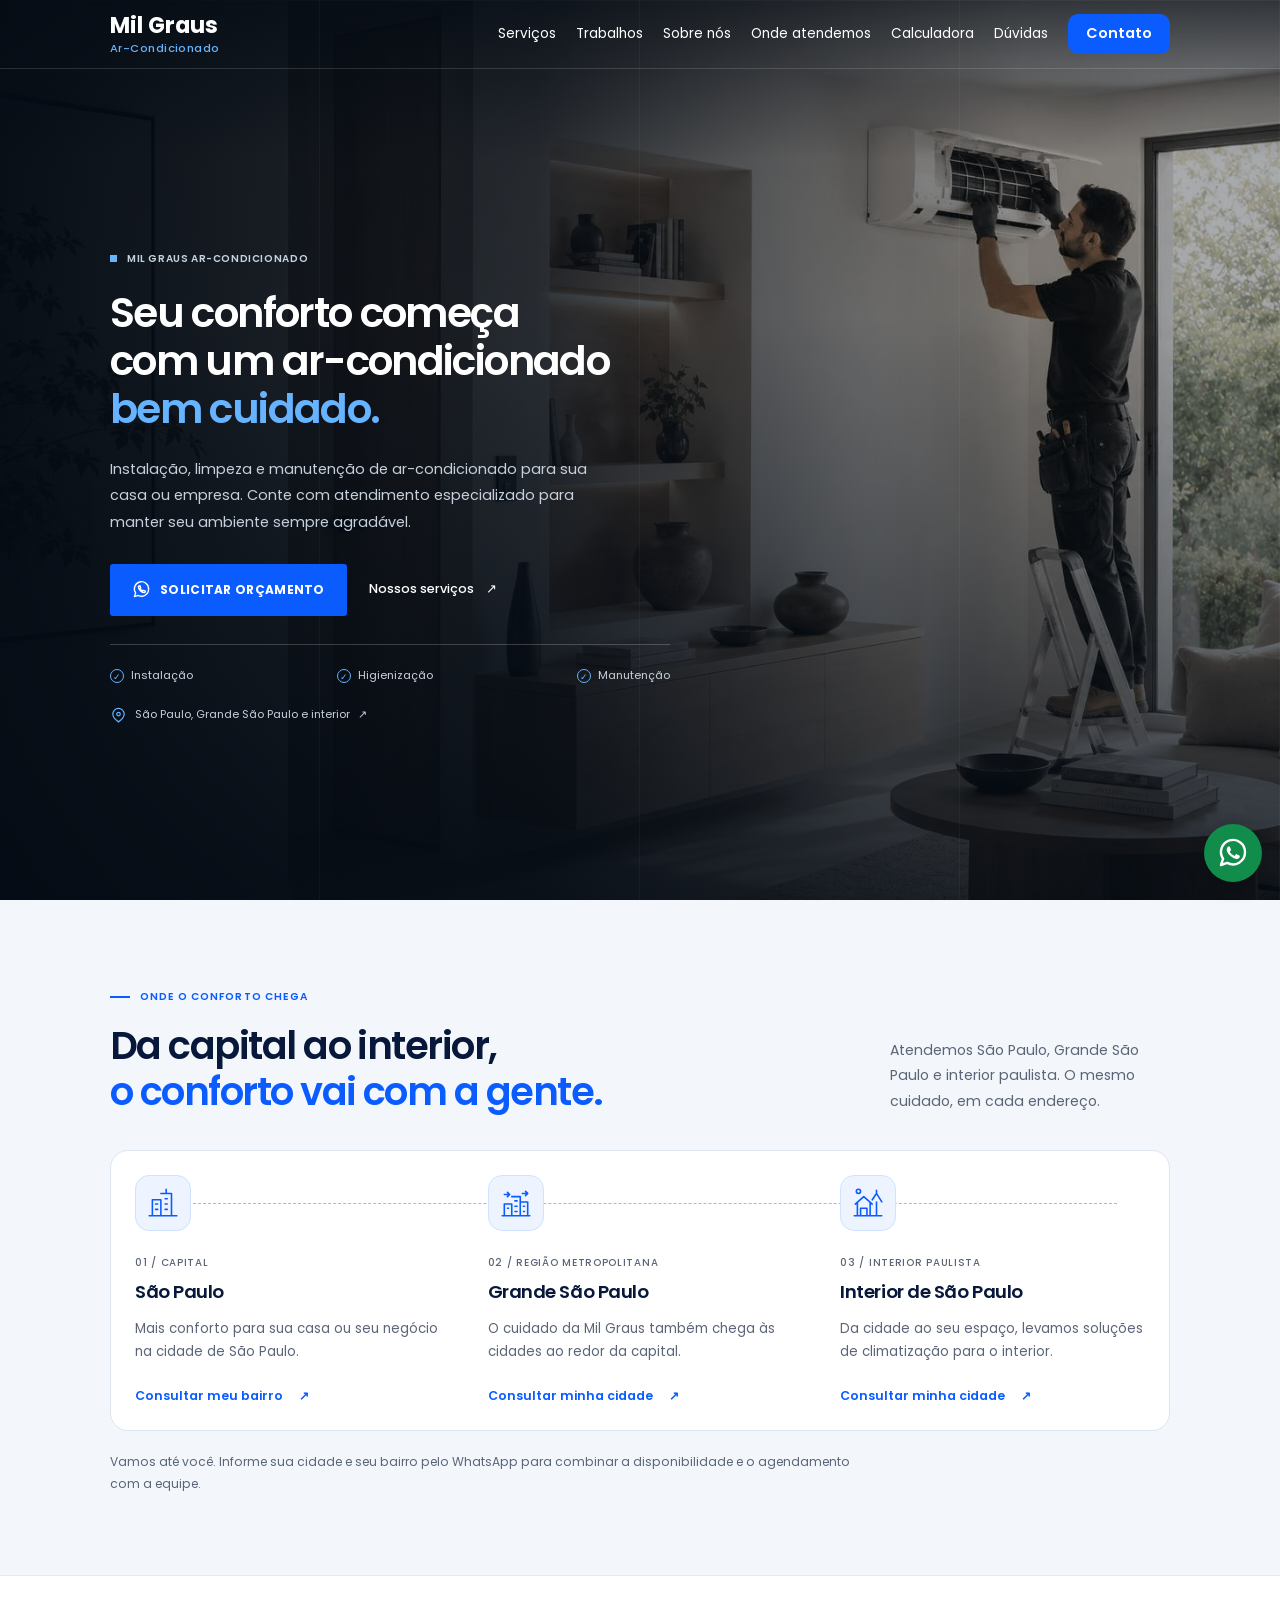
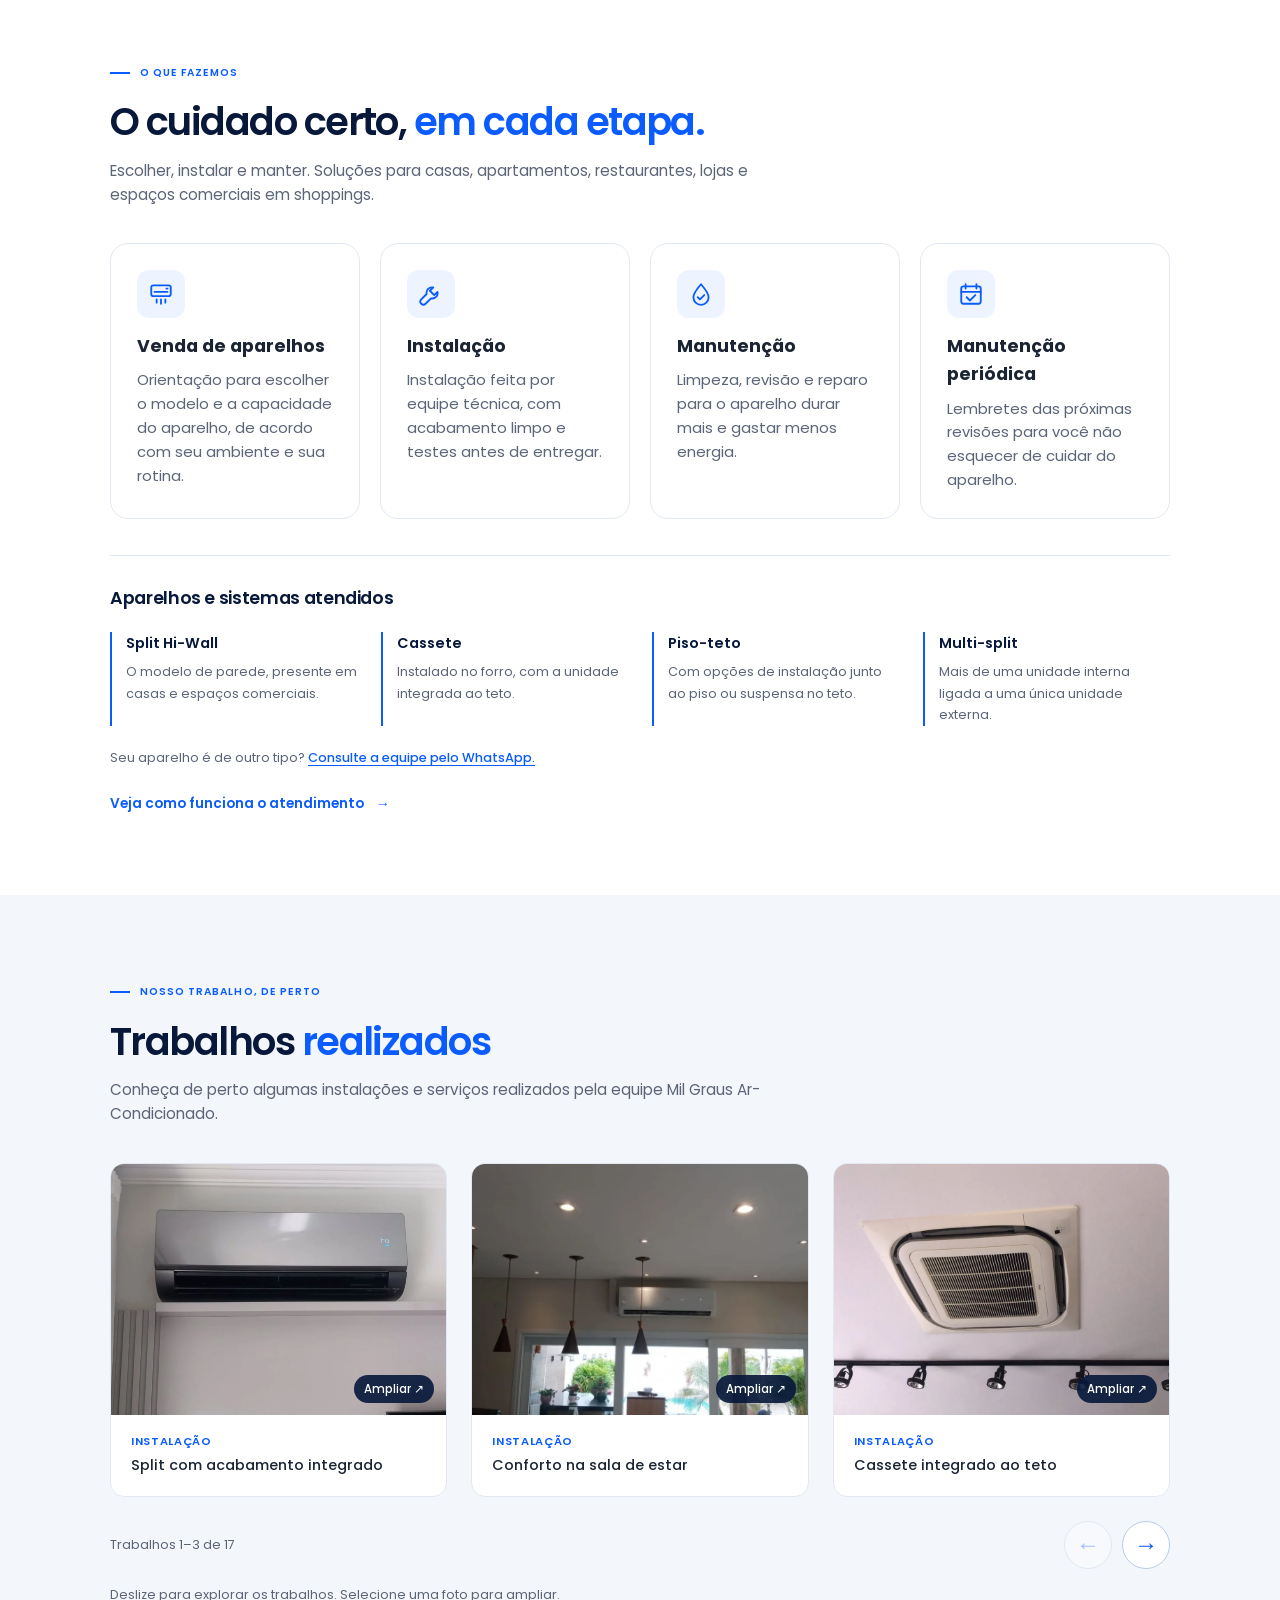
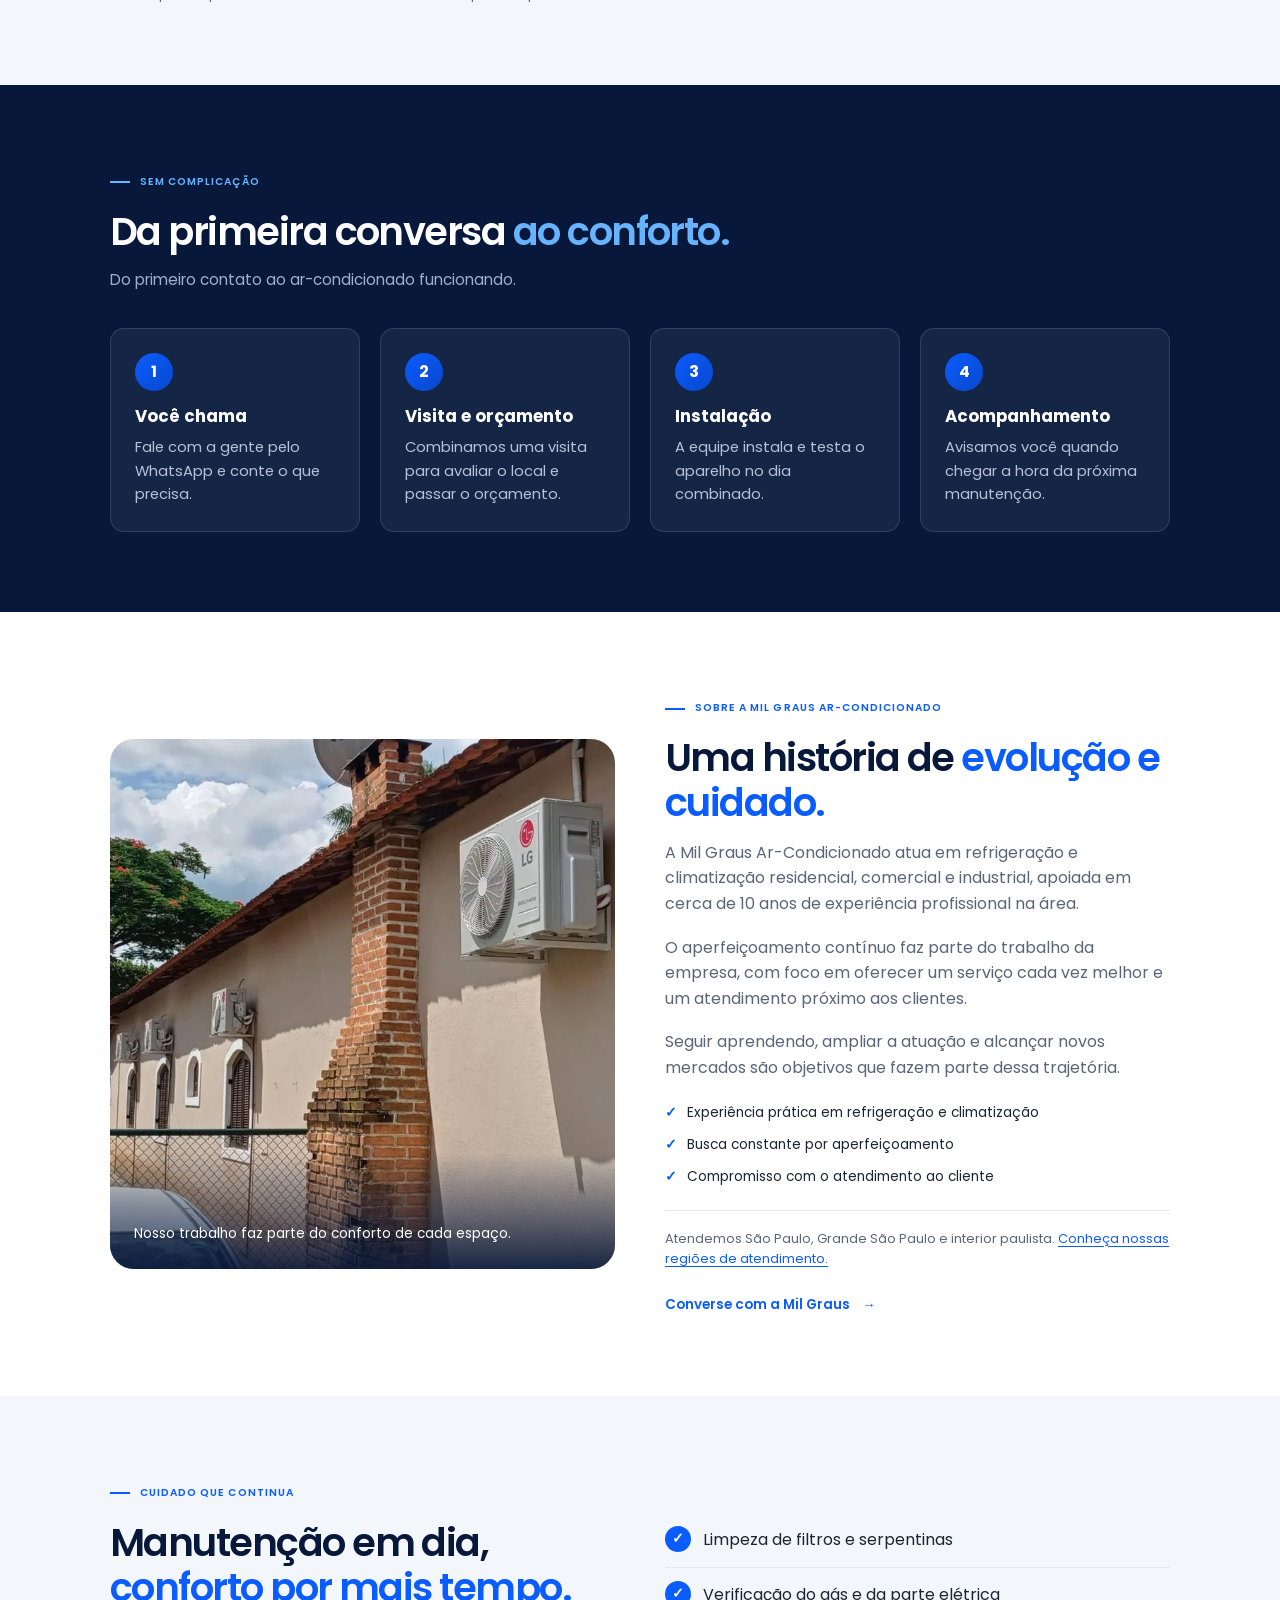
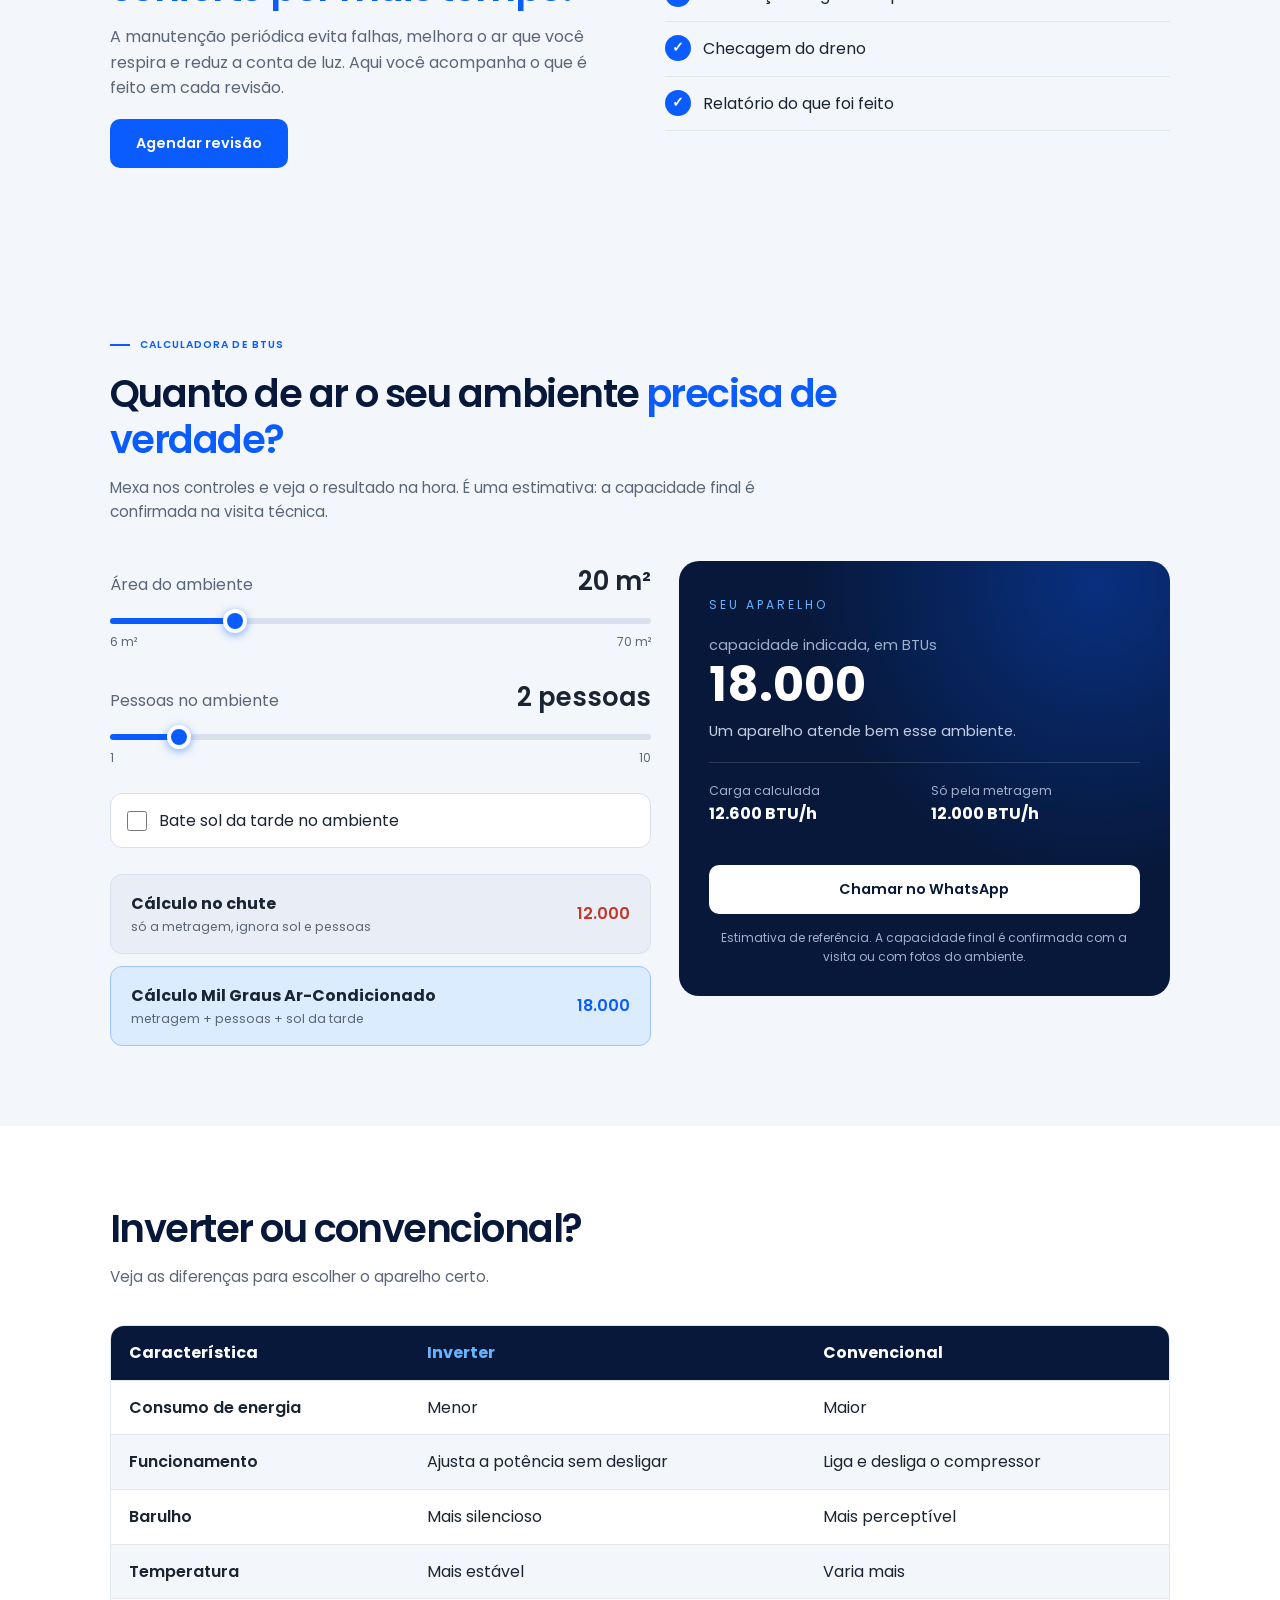
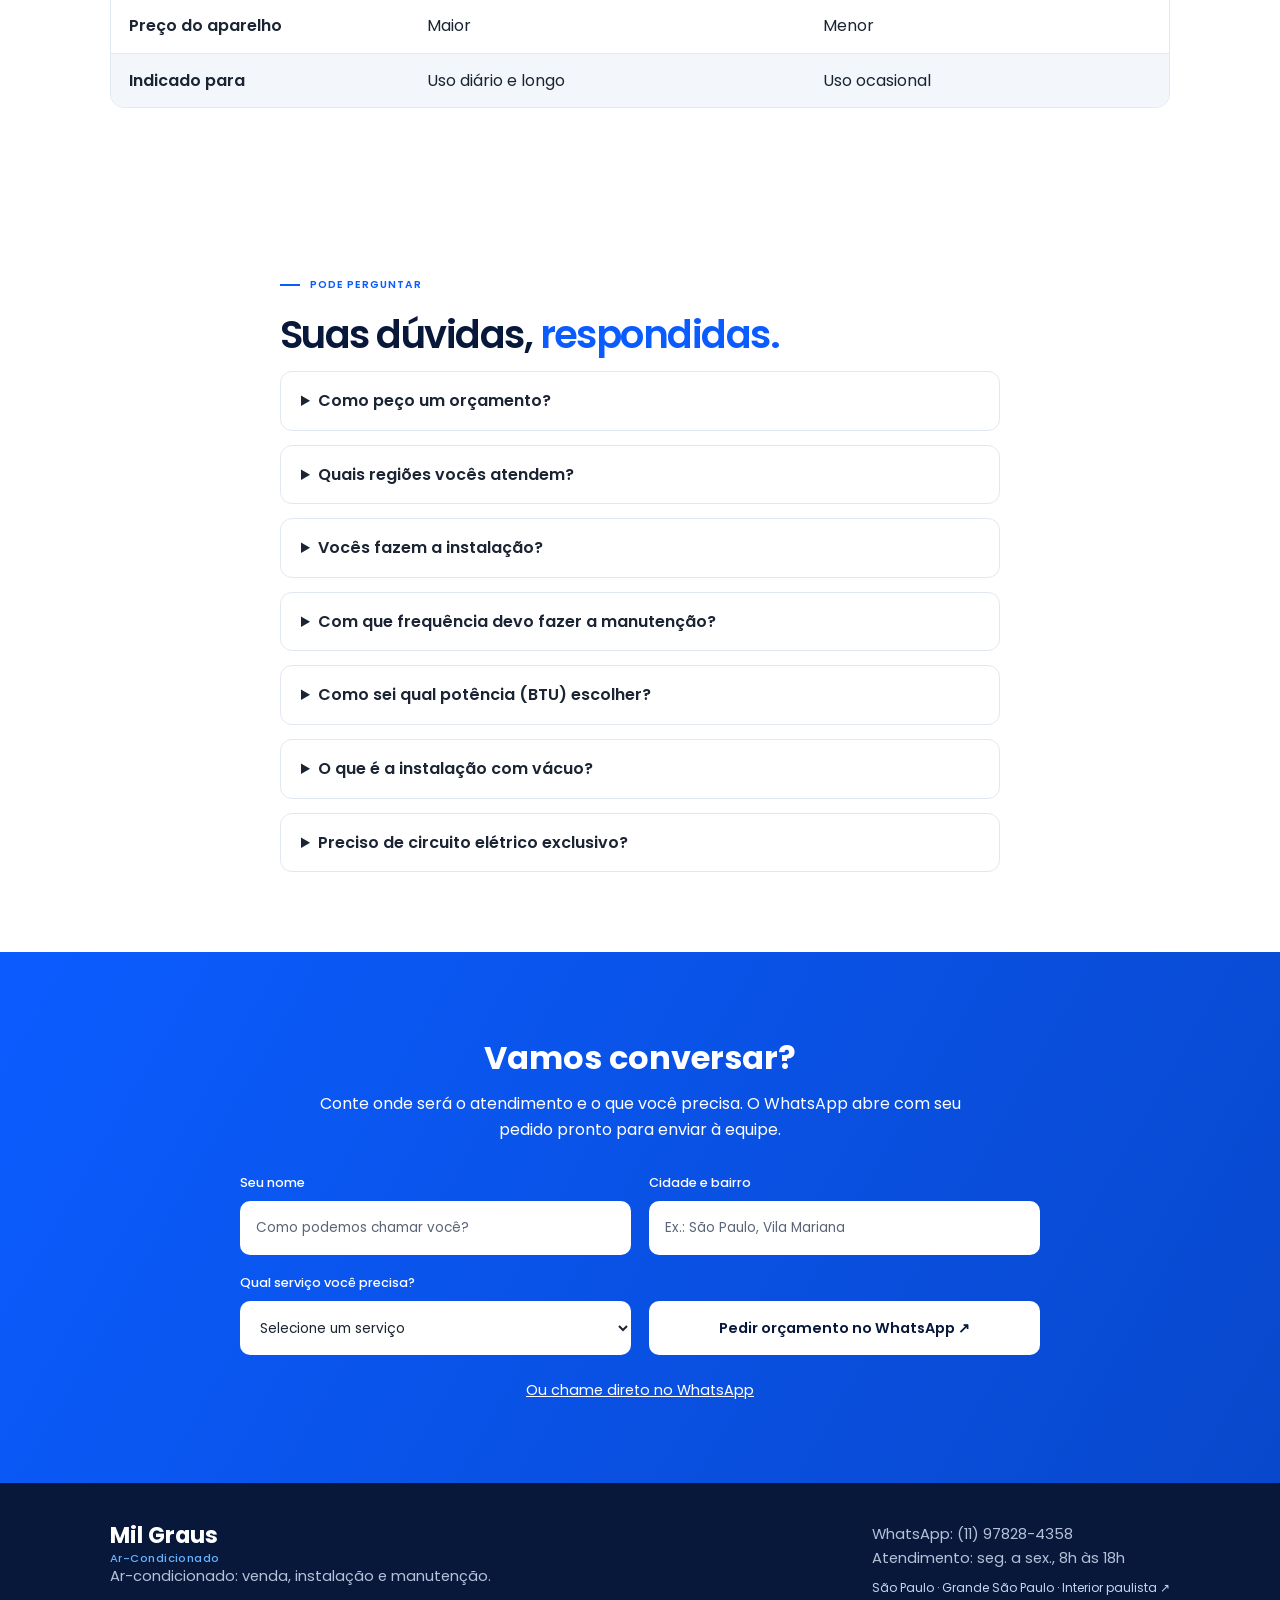
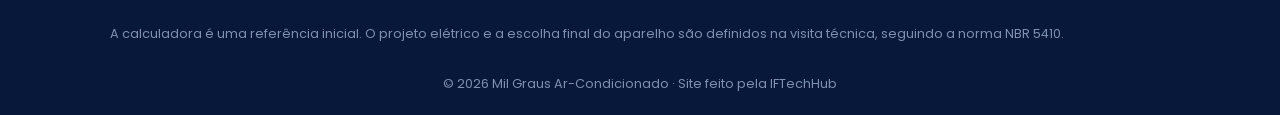
<file: index.html>
<!DOCTYPE html>
<html lang="pt-BR">
<head>
    <meta charset="UTF-8">
    <meta name="viewport" content="width=device-width, initial-scale=1.0">
    <meta name="description" content="Mil Graus Ar-Condicionado: venda, instalação e manutenção em São Paulo, Grande São Paulo e interior paulista. Soluções para casas, restaurantes, lojas e shoppings.">
    <title>Mil Graus Ar-Condicionado</title>
    <meta name="theme-color" content="#07183a">
    <meta property="og:type" content="website">
    <meta property="og:locale" content="pt_BR">
    <meta property="og:site_name" content="Mil Graus Ar-Condicionado">
    <meta property="og:title" content="Mil Graus Ar-Condicionado | Seu conforto começa aqui">
    <meta property="og:description" content="Venda, instalação e manutenção de ar-condicionado em São Paulo, Grande São Paulo e interior paulista. Peça seu orçamento pelo WhatsApp.">
    <!-- Ao publicar: use a URL HTTPS completa do arquivo em og:image e twitter:image;
         adicione também og:url e link rel="canonical" com o endereço público do site. -->
    <meta property="og:image" content="img/compartilhamento.png">
    <meta property="og:image:type" content="image/png">
    <meta property="og:image:width" content="1200">
    <meta property="og:image:height" content="630">
    <meta property="og:image:alt" content="Mil Graus Ar-Condicionado. Venda, instalação e manutenção em São Paulo, Grande São Paulo e interior paulista.">
    <meta name="twitter:card" content="summary_large_image">
    <meta name="twitter:title" content="Mil Graus Ar-Condicionado | Seu conforto começa aqui">
    <meta name="twitter:description" content="Venda, instalação e manutenção em São Paulo, Grande São Paulo e interior paulista. Peça seu orçamento pelo WhatsApp.">
    <meta name="twitter:image" content="img/compartilhamento.png">
    <meta name="twitter:image:alt" content="Mil Graus Ar-Condicionado. Seu conforto começa com o cuidado certo.">
    <link rel="icon" href="img/favicon.ico" sizes="16x16 32x32 48x48">
    <link rel="icon" href="img/favicon.svg" type="image/svg+xml" sizes="any">
    <link rel="apple-touch-icon" href="img/apple-touch-icon.png" sizes="180x180">
    <link rel="preconnect" href="https://fonts.googleapis.com">
    <link rel="preconnect" href="https://fonts.gstatic.com" crossorigin>
    <link href="https://fonts.googleapis.com/css2?family=Poppins:wght@400;500;600;700&display=swap" rel="stylesheet">
    <!-- Atualize a versão ao alterar o CSS ou o JavaScript para renovar o cache. -->
    <link rel="stylesheet" href="css/style.css?v=72955ab86334">
</head>
<body>

    <!-- Topo com menu -->
    <header class="topo topo-sobre-hero">
        <div class="container topo-conteudo">
            <a href="#inicio" class="logo" aria-label="Mil Graus Ar-Condicionado"><span class="logo-nome">Mil Graus</span><span class="logo-complemento">Ar-Condicionado</span></a>

            <button class="menu-botao" id="menuBotao" aria-label="Abrir menu" aria-expanded="false" aria-controls="menu">
                <span></span><span></span><span></span>
            </button>

            <nav class="menu" id="menu">
                <a href="#servicos">Serviços</a>
                <a href="#galeria">Trabalhos</a>
                <a href="#sobre">Sobre nós</a>
                <a href="#regioes">Onde atendemos</a>
                <a href="#calculadora">Calculadora</a>
                <a href="#duvidas">Dúvidas</a>
                <a href="#contato" class="botao botao-pequeno">Contato</a>
            </nav>
        </div>

    </header>

    <main>

        <!-- inicio -->
        <section class="hero" id="inicio" aria-labelledby="tituloHero">
            <img class="hero-foto" src="imagens/hero-manutencao.webp" srcset="imagens/hero-manutencao-768.webp 768w, imagens/hero-manutencao.webp 1537w" sizes="100vw" alt="Técnico realizando a manutenção de um ar-condicionado split em uma sala de estar" width="1537" height="1023" fetchpriority="high" decoding="async">
            <div class="container hero-conteudo">
                <div class="hero-texto">
                    <span class="etiqueta etiqueta-azul">Mil Graus Ar-Condicionado</span>
                    <h1 id="tituloHero">Seu conforto começa com um ar-condicionado <em>bem cuidado.</em></h1>
                    <p class="hero-descricao">Instalação, limpeza e manutenção de ar-condicionado para sua casa ou empresa. Conte com atendimento especializado para manter seu ambiente sempre agradável.</p>
                    <div class="hero-botoes">
                        <a href="https://wa.me/5511978284358" class="botao hero-orcamento link-whatsapp"><svg viewBox="0 0 24 24" fill="none" stroke="currentColor" stroke-width="1.7" stroke-linecap="round" stroke-linejoin="round" aria-hidden="true"><path d="M21 11.5a9 9 0 0 1-13.3 7.9L3 21l1.6-4.7A9 9 0 1 1 21 11.5Z"/><path d="M8 8c0 4 4 8 8 8l1-2-3-1-1 1-3-3 1-1-1-3-2 1Z"/></svg>Solicitar orçamento</a>
                        <a href="#servicos" class="hero-link">Nossos serviços <span aria-hidden="true">↗</span></a>
                    </div>
                    <ul class="hero-servicos" aria-label="Serviços em destaque">
                        <li><span aria-hidden="true">✓</span>Instalação</li>
                        <li><span aria-hidden="true">✓</span>Higienização</li>
                        <li><span aria-hidden="true">✓</span>Manutenção</li>
                    </ul>
                    <a href="#regioes" class="hero-cobertura"><svg viewBox="0 0 24 24" fill="none" stroke="currentColor" stroke-width="1.7" aria-hidden="true"><path d="M20 10c0 6-8 11-8 11S4 16 4 10a8 8 0 1 1 16 0Z"/><circle cx="12" cy="10" r="2.5"/></svg><span>São Paulo, Grande São Paulo e interior</span><span aria-hidden="true">↗</span></a>
                </div>

            </div>
        </section>

        <!-- Regiões de atendimento -->
        <section class="secao cobertura" id="regioes" aria-labelledby="tituloRegioes">
            <div class="container">
                <div class="cobertura-cabecalho">
                    <div>
                        <span class="etiqueta etiqueta-azul">Onde o conforto chega</span>
                        <h2 class="titulo-secao" id="tituloRegioes">Da capital ao interior,<br><em>o conforto vai com a gente.</em></h2>
                    </div>
                    <p>Atendemos São Paulo, Grande São Paulo e interior paulista. O mesmo cuidado, em cada endereço.</p>
                </div>
                <ul class="cobertura-rotas" aria-label="Regiões atendidas">
                    <li>
                        <a href="https://wa.me/5511978284358?text=Ol%C3%A1!%20Gostaria%20de%20um%20atendimento%20em%20S%C3%A3o%20Paulo%20capital." class="cobertura-regiao link-whatsapp" data-whatsapp-mensagem="Olá! Vim pelo site e gostaria de um atendimento em São Paulo capital. Posso informar meu bairro e o serviço que preciso?">
                            <span class="cobertura-icone" aria-hidden="true"><svg viewBox="0 0 32 32" fill="none" stroke="currentColor" stroke-width="1.5" stroke-linecap="round" stroke-linejoin="round"><path d="M3 28h26M6 28V13h8v15m0-21h10v21M19 7V3M9 17h2m-2 5h2m7-10h2m-2 5h2m-2 5h2"/></svg></span>
                            <span class="cobertura-indice">01 / Capital</span>
                            <h3>São Paulo</h3>
                            <p>Mais conforto para sua casa ou seu negócio na cidade de São Paulo.</p>
                            <span class="cobertura-acao">Consultar meu bairro <span aria-hidden="true">↗</span></span>
                        </a>
                    </li>
                    <li>
                        <a href="https://wa.me/5511978284358?text=Ol%C3%A1!%20Gostaria%20de%20um%20atendimento%20na%20Grande%20S%C3%A3o%20Paulo." class="cobertura-regiao link-whatsapp" data-whatsapp-mensagem="Olá! Vim pelo site e gostaria de um atendimento na Grande São Paulo. Posso informar minha cidade e o serviço que preciso?">
                            <span class="cobertura-icone" aria-hidden="true"><svg viewBox="0 0 32 32" fill="none" stroke="currentColor" stroke-width="1.5" stroke-linecap="round" stroke-linejoin="round"><path d="M3 28h26M5 28V17h7v11m0-18h8v18m0-13h7v13M8 21h1m6-7h2m-2 5h2m-2 5h2m6-5h1m-1 5h1M5 8h5m-2-2 2 2-2 2m14-3h5m-2-2 2 2-2 2"/></svg></span>
                            <span class="cobertura-indice">02 / Região metropolitana</span>
                            <h3>Grande São Paulo</h3>
                            <p>O cuidado da Mil Graus também chega às cidades ao redor da capital.</p>
                            <span class="cobertura-acao">Consultar minha cidade <span aria-hidden="true">↗</span></span>
                        </a>
                    </li>
                    <li>
                        <a href="https://wa.me/5511978284358?text=Ol%C3%A1!%20Gostaria%20de%20um%20atendimento%20no%20interior%20paulista." class="cobertura-regiao link-whatsapp" data-whatsapp-mensagem="Olá! Vim pelo site e gostaria de um atendimento no interior paulista. Posso informar minha cidade e o serviço que preciso?">
                            <span class="cobertura-icone" aria-hidden="true"><svg viewBox="0 0 32 32" fill="none" stroke="currentColor" stroke-width="1.5" stroke-linecap="round" stroke-linejoin="round"><path d="M3 28h26M4 17l8-7 8 7m-14-2v13m12-13v13m-9 0v-7h6v7m5-15 4-6 5 8m-5-8V4M24 15v13"/><circle cx="7" cy="5" r="2"/></svg></span>
                            <span class="cobertura-indice">03 / Interior paulista</span>
                            <h3>Interior de São Paulo</h3>
                            <p>Da cidade ao seu espaço, levamos soluções de climatização para o interior.</p>
                            <span class="cobertura-acao">Consultar minha cidade <span aria-hidden="true">↗</span></span>
                        </a>
                    </li>
                </ul>
                <p class="cobertura-nota">Vamos até você. Informe sua cidade e seu bairro pelo WhatsApp para combinar a disponibilidade e o agendamento com a equipe.</p>
            </div>
        </section>

        <!-- servicos -->
        <section class="secao" id="servicos">
            <div class="container">
                <span class="etiqueta etiqueta-azul">O que fazemos</span>
                <h2 class="titulo-secao">O cuidado certo, <em>em cada etapa.</em></h2>
                <p class="subtitulo-secao">Escolher, instalar e manter. Soluções para casas, apartamentos, restaurantes, lojas e espaços comerciais em shoppings.</p>

                <div class="grade">
                    <article class="cartao" id="servico-venda">
                        <div class="icone" aria-hidden="true"><svg viewBox="0 0 24 24" fill="none" stroke="currentColor" stroke-width="1.7" stroke-linecap="round" stroke-linejoin="round"><rect x="3" y="4" width="18" height="10" rx="2"/><path d="M6 10h12M8 17v3m4-3v4m4-4v3M17 7h1"/></svg></div>
                        <h3>Venda de aparelhos</h3>
                        <p>Orientação para escolher o modelo e a capacidade do aparelho, de acordo com seu ambiente e sua rotina.</p>
                    </article>
                    <article class="cartao" id="servico-instalacao">
                        <div class="icone" aria-hidden="true"><svg viewBox="0 0 24 24" fill="none" stroke="currentColor" stroke-width="1.7" stroke-linecap="round" stroke-linejoin="round"><path d="M14 6a5 5 0 0 0-6 6L3 17a2.8 2.8 0 0 0 4 4l5-5a5 5 0 0 0 6-6l-3 3-4-4 3-3Z"/></svg></div>
                        <h3>Instalação</h3>
                        <p>Instalação feita por equipe técnica, com acabamento limpo e testes antes de entregar.</p>
                    </article>
                    <article class="cartao" id="servico-manutencao">
                        <div class="icone" aria-hidden="true"><svg viewBox="0 0 24 24" fill="none" stroke="currentColor" stroke-width="1.7" stroke-linecap="round" stroke-linejoin="round"><path d="M12 3s-7 8-7 12a7 7 0 0 0 14 0c0-4-7-12-7-12Z"/><path d="m9 15 2 2 4-4"/></svg></div>
                        <h3>Manutenção</h3>
                        <p>Limpeza, revisão e reparo para o aparelho durar mais e gastar menos energia.</p>
                    </article>
                    <article class="cartao" id="servico-revisao">
                        <div class="icone" aria-hidden="true"><svg viewBox="0 0 24 24" fill="none" stroke="currentColor" stroke-width="1.7" stroke-linecap="round" stroke-linejoin="round"><rect x="3" y="5" width="18" height="16" rx="2"/><path d="M7 3v4m10-4v4M3 10h18m-13 5 3 3 5-5"/></svg></div>
                        <h3>Manutenção periódica</h3>
                        <p>Lembretes das próximas revisões para você não esquecer de cuidar do aparelho.</p>
                    </article>
                </div>
                <div class="equipamentos">
                    <h3 id="tituloEquipamentos">Aparelhos e sistemas atendidos</h3>
                    <dl class="equipamentos-lista">
                        <div><dt>Split Hi-Wall</dt><dd>O modelo de parede, presente em casas e espaços comerciais.</dd></div>
                        <div><dt>Cassete</dt><dd>Instalado no forro, com a unidade integrada ao teto.</dd></div>
                        <div><dt>Piso-teto</dt><dd>Com opções de instalação junto ao piso ou suspensa no teto.</dd></div>
                        <div><dt>Multi-split</dt><dd>Mais de uma unidade interna ligada a uma única unidade externa.</dd></div>
                    </dl>
                    <p class="equipamentos-consulta">Seu aparelho é de outro tipo? <a href="https://wa.me/5511978284358" class="link-whatsapp">Consulte a equipe pelo WhatsApp.</a></p>
                </div>
                <a href="#como-funciona" class="link-detalhe">Veja como funciona o atendimento <span aria-hidden="true">→</span></a>
            </div>
        </section>

        <!-- galeria -->
        <section class="secao secao-clara" id="galeria" aria-labelledby="tituloGaleria">
            <div class="container">
                <span class="etiqueta etiqueta-azul">Nosso trabalho, de perto</span>
                <h2 class="titulo-secao" id="tituloGaleria">Trabalhos <em>realizados</em></h2>
                <p class="subtitulo-secao">Conheça de perto algumas instalações e serviços realizados pela equipe Mil Graus Ar-Condicionado.</p>

                <div class="galeria-carrossel" role="region" aria-roledescription="carrossel" aria-label="Trabalhos realizados">
                    <div class="galeria" id="galeriaTrabalhos" tabindex="0" aria-label="Fotos dos trabalhos. Use as setas do teclado para navegar.">
                        <figure class="galeria-cartao">
                            <a class="galeria-link" href="img/trabalhos/split-lg-prata.webp" target="_blank" rel="noopener" aria-label="Ampliar foto: Split com acabamento integrado">
                                <img src="img/trabalhos/split-lg-prata.webp" alt="Ar-condicionado LG prata instalado acima do painel e da cortina" width="1280" height="960" loading="lazy" decoding="async">
                                <span class="galeria-ampliar" aria-hidden="true">Ampliar ↗</span>
                            </a>
                            <figcaption><span class="galeria-categoria">Instalação</span><span class="galeria-legenda">Split com acabamento integrado</span></figcaption>
                        </figure>
                        <figure class="galeria-cartao">
                            <a class="galeria-link" href="img/trabalhos/split-sala-estar.webp" target="_blank" rel="noopener" aria-label="Ampliar foto: Conforto na sala de estar">
                                <img src="img/trabalhos/split-sala-estar.webp" alt="Split instalado em sala de estar com iluminação embutida e portas de vidro" width="1000" height="563" loading="lazy" decoding="async">
                                <span class="galeria-ampliar" aria-hidden="true">Ampliar ↗</span>
                            </a>
                            <figcaption><span class="galeria-categoria">Instalação</span><span class="galeria-legenda">Conforto na sala de estar</span></figcaption>
                        </figure>
                        <figure class="galeria-cartao">
                            <a class="galeria-link" href="img/trabalhos/cassete-teto.webp" target="_blank" rel="noopener" aria-label="Ampliar foto: Cassete integrado ao teto">
                                <img src="img/trabalhos/cassete-teto.webp" alt="Ar-condicionado tipo cassete instalado em teto branco junto à iluminação" width="1280" height="720" loading="lazy" decoding="async">
                                <span class="galeria-ampliar" aria-hidden="true">Ampliar ↗</span>
                            </a>
                            <figcaption><span class="galeria-categoria">Instalação</span><span class="galeria-legenda">Cassete integrado ao teto</span></figcaption>
                        </figure>
                        <figure class="galeria-cartao">
                            <a class="galeria-link" href="img/trabalhos/split-parede-decorada.webp" target="_blank" rel="noopener" aria-label="Ampliar foto: Split em parede decorada">
                                <img src="img/trabalhos/split-parede-decorada.webp" alt="Ar-condicionado LG branco instalado sobre parede com revestimento estampado" width="1280" height="960" loading="lazy" decoding="async">
                                <span class="galeria-ampliar" aria-hidden="true">Ampliar ↗</span>
                            </a>
                            <figcaption><span class="galeria-categoria">Instalação</span><span class="galeria-legenda">Split em parede decorada</span></figcaption>
                        </figure>
                        <figure class="galeria-cartao">
                            <a class="galeria-link" href="img/trabalhos/split-preto.webp" target="_blank" rel="noopener" aria-label="Ampliar foto: Split preto em destaque">
                                <img src="img/trabalhos/split-preto.webp" alt="Split preto instalado em parede branca" width="1280" height="960" loading="lazy" decoding="async">
                                <span class="galeria-ampliar" aria-hidden="true">Ampliar ↗</span>
                            </a>
                            <figcaption><span class="galeria-categoria">Instalação</span><span class="galeria-legenda">Split preto em destaque</span></figcaption>
                        </figure>
                        <figure class="galeria-cartao">
                            <a class="galeria-link" href="img/trabalhos/split-midea-cinza.webp" target="_blank" rel="noopener" aria-label="Ampliar foto: Split Midea cinza">
                                <img src="img/trabalhos/split-midea-cinza.webp" alt="Ar-condicionado Midea cinza instalado próximo ao teto" width="1040" height="780" loading="lazy" decoding="async">
                                <span class="galeria-ampliar" aria-hidden="true">Ampliar ↗</span>
                            </a>
                            <figcaption><span class="galeria-categoria">Instalação</span><span class="galeria-legenda">Split Midea cinza</span></figcaption>
                        </figure>
                        <figure class="galeria-cartao">
                            <a class="galeria-link" href="img/trabalhos/split-porta-vidro.webp" target="_blank" rel="noopener" aria-label="Ampliar foto: Split acima da porta de vidro">
                                <img src="img/trabalhos/split-porta-vidro.webp" alt="Split branco instalado em parede clara acima de porta de vidro" width="1280" height="720" loading="lazy" decoding="async">
                                <span class="galeria-ampliar" aria-hidden="true">Ampliar ↗</span>
                            </a>
                            <figcaption><span class="galeria-categoria">Instalação</span><span class="galeria-legenda">Split acima da porta de vidro</span></figcaption>
                        </figure>
                        <figure class="galeria-cartao">
                            <a class="galeria-link" href="img/trabalhos/cassete-ambiente-comercial.webp" target="_blank" rel="noopener" aria-label="Ampliar foto: Cassete em ambiente comercial">
                                <img src="img/trabalhos/cassete-ambiente-comercial.webp" alt="Ar-condicionado cassete embutido no teto de um ambiente comercial" width="904" height="1280" loading="lazy" decoding="async">
                                <span class="galeria-ampliar" aria-hidden="true">Ampliar ↗</span>
                            </a>
                            <figcaption><span class="galeria-categoria">Instalação</span><span class="galeria-legenda">Cassete em ambiente comercial</span></figcaption>
                        </figure>
                        <figure class="galeria-cartao">
                            <a class="galeria-link" href="img/trabalhos/piso-teto.webp" target="_blank" rel="noopener" aria-label="Ampliar foto: Aparelho do tipo piso-teto">
                                <img src="img/trabalhos/piso-teto.webp" alt="Ar-condicionado piso-teto instalado sob forro de madeira em ambiente azulejado" width="1280" height="720" loading="lazy" decoding="async">
                                <span class="galeria-ampliar" aria-hidden="true">Ampliar ↗</span>
                            </a>
                            <figcaption><span class="galeria-categoria">Instalação</span><span class="galeria-legenda">Aparelho do tipo piso-teto</span></figcaption>
                        </figure>
                        <figure class="galeria-cartao">
                            <a class="galeria-link" href="img/trabalhos/cassete-forro-escuro.webp" target="_blank" rel="noopener" aria-label="Ampliar foto: Cassete em forro escuro">
                                <img src="img/trabalhos/cassete-forro-escuro.webp" alt="Ar-condicionado cassete preto integrado ao teto escuro com iluminação linear" width="1280" height="960" loading="lazy" decoding="async">
                                <span class="galeria-ampliar" aria-hidden="true">Ampliar ↗</span>
                            </a>
                            <figcaption><span class="galeria-categoria">Instalação</span><span class="galeria-legenda">Cassete em forro escuro</span></figcaption>
                        </figure>
                        <figure class="galeria-cartao">
                            <a class="galeria-link" href="img/trabalhos/condensadora-varanda.webp" target="_blank" rel="noopener" aria-label="Ampliar foto: Instalação na varanda">
                                <img src="img/trabalhos/condensadora-varanda.webp" alt="Unidade externa posicionada junto à parede de uma varanda" width="780" height="1040" loading="lazy" decoding="async">
                                <span class="galeria-ampliar" aria-hidden="true">Ampliar ↗</span>
                            </a>
                            <figcaption><span class="galeria-categoria">Unidades externas</span><span class="galeria-legenda">Instalação na varanda</span></figcaption>
                        </figure>
                        <figure class="galeria-cartao">
                            <a class="galeria-link" href="img/trabalhos/condensadora-daikin.webp" target="_blank" rel="noopener" aria-label="Ampliar foto: Condensadora Daikin">
                                <img src="img/trabalhos/condensadora-daikin.webp" alt="Condensadora Daikin de dois ventiladores instalada na área externa" width="960" height="1280" loading="lazy" decoding="async">
                                <span class="galeria-ampliar" aria-hidden="true">Ampliar ↗</span>
                            </a>
                            <figcaption><span class="galeria-categoria">Unidades externas</span><span class="galeria-legenda">Condensadora Daikin</span></figcaption>
                        </figure>
                        <figure class="galeria-cartao">
                            <a class="galeria-link" href="img/trabalhos/condensadoras-casa-campo.webp" target="_blank" rel="noopener" aria-label="Ampliar foto: Climatização em casa de campo">
                                <img src="img/trabalhos/condensadoras-casa-campo.webp" alt="Quatro unidades externas instaladas lado a lado sobre telhado junto a um jardim" width="1280" height="960" loading="lazy" decoding="async">
                                <span class="galeria-ampliar" aria-hidden="true">Ampliar ↗</span>
                            </a>
                            <figcaption><span class="galeria-categoria">Unidades externas</span><span class="galeria-legenda">Climatização em casa de campo</span></figcaption>
                        </figure>
                        <figure class="galeria-cartao">
                            <a class="galeria-link" href="img/trabalhos/split-parede-amarela.webp" target="_blank" rel="noopener" aria-label="Ampliar foto: Split em parede colorida">
                                <img src="img/trabalhos/split-parede-amarela.webp" alt="Split branco instalado próximo ao teto em parede amarela" width="1280" height="960" loading="lazy" decoding="async">
                                <span class="galeria-ampliar" aria-hidden="true">Ampliar ↗</span>
                            </a>
                            <figcaption><span class="galeria-categoria">Instalação</span><span class="galeria-legenda">Split em parede colorida</span></figcaption>
                        </figure>
                        <figure class="galeria-cartao">
                            <a class="galeria-link" href="img/trabalhos/climatizacao-embutida.webp" target="_blank" rel="noopener" aria-label="Ampliar foto: Climatização embutida">
                                <img src="img/trabalhos/climatizacao-embutida.webp" alt="Saída de ar linear embutida em teto branco com iluminação de spots" width="750" height="1000" loading="lazy" decoding="async">
                                <span class="galeria-ampliar" aria-hidden="true">Ampliar ↗</span>
                            </a>
                            <figcaption><span class="galeria-categoria">Instalação</span><span class="galeria-legenda">Climatização embutida</span></figcaption>
                        </figure>
                        <figure class="galeria-cartao">
                            <a class="galeria-link" href="img/trabalhos/condensadoras-fachada.webp" target="_blank" rel="noopener" aria-label="Ampliar foto: Condensadoras na fachada">
                                <img src="img/trabalhos/condensadoras-fachada.webp" alt="Condensadoras LG montadas em suportes na fachada de uma casa" width="1000" height="750" loading="lazy" decoding="async">
                                <span class="galeria-ampliar" aria-hidden="true">Ampliar ↗</span>
                            </a>
                            <figcaption><span class="galeria-categoria">Unidades externas</span><span class="galeria-legenda">Condensadoras na fachada</span></figcaption>
                        </figure>
                        <figure class="galeria-cartao">
                            <a class="galeria-link" href="img/trabalhos/manutencao-unidade-interna.webp" target="_blank" rel="noopener" aria-label="Ampliar foto: Cuidado com a unidade interna">
                                <img src="img/trabalhos/manutencao-unidade-interna.webp" alt="Unidade interna de ar-condicionado aberta para manutenção acima de uma janela" width="1280" height="960" loading="lazy" decoding="async">
                                <span class="galeria-ampliar" aria-hidden="true">Ampliar ↗</span>
                            </a>
                            <figcaption><span class="galeria-categoria">Manutenção</span><span class="galeria-legenda">Cuidado com a unidade interna</span></figcaption>
                        </figure>
                    </div>
                    <div class="galeria-controles" id="galeriaControles" hidden>
                        <p class="galeria-posicao" id="galeriaPosicao" role="status" aria-live="polite" aria-atomic="true"></p>
                        <div class="galeria-setas">
                            <button class="galeria-seta" id="trabalhosAnteriores" type="button" aria-label="Ver trabalhos anteriores" aria-controls="galeriaTrabalhos" disabled><span aria-hidden="true">&#8592;</span></button>
                            <button class="galeria-seta" id="proximosTrabalhos" type="button" aria-label="Ver próximos trabalhos" aria-controls="galeriaTrabalhos"><span aria-hidden="true">&#8594;</span></button>
                        </div>
                    </div>
                </div>
                <p class="galeria-dica">Deslize para explorar os trabalhos. Selecione uma foto para ampliar.</p>
            </div>
        </section>

        <!-- como-funciona -->
        <section class="secao secao-escura" id="como-funciona">
            <div class="container">
                <span class="etiqueta">Sem complicação</span>
                <h2 class="titulo-secao">Da primeira conversa <em>ao conforto.</em></h2>
                <p class="subtitulo-secao">Do primeiro contato ao ar-condicionado funcionando.</p>

                <ol class="passos">
                    <li><span class="passo-numero">1</span><h3>Você chama</h3><p>Fale com a gente pelo WhatsApp e conte o que precisa.</p></li>
                    <li><span class="passo-numero">2</span><h3>Visita e orçamento</h3><p>Combinamos uma visita para avaliar o local e passar o orçamento.</p></li>
                    <li><span class="passo-numero">3</span><h3>Instalação</h3><p>A equipe instala e testa o aparelho no dia combinado.</p></li>
                    <li><span class="passo-numero">4</span><h3>Acompanhamento</h3><p>Avisamos você quando chegar a hora da próxima manutenção.</p></li>
                </ol>
            </div>
        </section>

        <!-- sobre -->
        <section class="secao" id="sobre">
            <div class="container duas-colunas">
                <figure class="sobre-imagem">
                    <img src="img/trabalhos/condensadoras-fachada.webp" alt="Condensadoras instaladas pela Mil Graus na fachada de uma residência" width="1000" height="750" loading="lazy" decoding="async">
                    <figcaption>Nosso trabalho faz parte do conforto de cada espaço.</figcaption>
                </figure>
                <div>
                    <span class="etiqueta etiqueta-azul">Sobre a Mil Graus Ar-Condicionado</span>
                    <h2 class="titulo-secao">Uma história de <em>evolução e cuidado.</em></h2>
                    <p>A Mil Graus Ar-Condicionado atua em refrigeração e climatização residencial, comercial e industrial, apoiada em cerca de 10 anos de experiência profissional na área.</p>
                    <p>O aperfeiçoamento contínuo faz parte do trabalho da empresa, com foco em oferecer um serviço cada vez melhor e um atendimento próximo aos clientes.</p>
                    <p>Seguir aprendendo, ampliar a atuação e alcançar novos mercados são objetivos que fazem parte dessa trajetória.</p>
                    <ul class="sobre-diferenciais">
                        <li>Experiência prática em refrigeração e climatização</li>
                        <li>Busca constante por aperfeiçoamento</li>
                        <li>Compromisso com o atendimento ao cliente</li>
                    </ul>
                    <p class="sobre-regiao" id="sobreRegiao">Atendemos São Paulo, Grande São Paulo e interior paulista. <a href="#regioes">Conheça nossas regiões de atendimento.</a></p>
                    <a href="#contato" class="link-detalhe">Converse com a Mil Graus <span aria-hidden="true">→</span></a>
                </div>
            </div>
        </section>

        <!-- manutencao -->
        <section class="secao" id="manutencao">
            <div class="container duas-colunas">
                <div>
                    <span class="etiqueta etiqueta-azul">Cuidado que continua</span>
                    <h2 class="titulo-secao">Manutenção em dia, <em>conforto por mais tempo.</em></h2>
                    <p>A manutenção periódica evita falhas, melhora o ar que você respira e reduz a conta de luz. Aqui você acompanha o que é feito em cada revisão.</p>
                    <a href="#" class="botao link-whatsapp">Agendar revisão</a>
                </div>
                <ul class="lista-check">
                    <li>Limpeza de filtros e serpentinas</li>
                    <li>Verificação do gás e da parte elétrica</li>
                    <li>Checagem do dreno</li>
                    <li>Relatório do que foi feito</li>
                </ul>
            </div>
        </section>

        <!-- calculadora -->
        <section class="secao secao-clara" id="calculadora">
            <div class="container">
                <span class="etiqueta etiqueta-azul">Calculadora de BTUs</span>
                <h2 class="titulo-secao">Quanto de ar o seu ambiente <em>precisa de verdade?</em></h2>
                <p class="subtitulo-secao">Mexa nos controles e veja o resultado na hora. É uma estimativa: a capacidade final é confirmada na visita técnica.</p>

                <div class="calculadora">
                    <div class="calculadora-campos">
                        <div class="controle">
                            <div class="controle-topo">
                                <label for="area">Área do ambiente</label>
                                <output id="areaValor">20 m²</output>
                            </div>
                            <input type="range" id="area" min="6" max="70" value="20">
                            <div class="controle-limites"><span>6 m²</span><span>70 m²</span></div>
                        </div>

                        <div class="controle">
                            <div class="controle-topo">
                                <label for="pessoas">Pessoas no ambiente</label>
                                <output id="pessoasValor">2 pessoas</output>
                            </div>
                            <input type="range" id="pessoas" min="1" max="10" value="2">
                            <div class="controle-limites"><span>1</span><span>10</span></div>
                        </div>

                        <label class="opcao-sol" for="sol">
                            <input type="checkbox" id="sol">
                            <span>Bate sol da tarde no ambiente</span>
                        </label>

                        <div class="comparacao">
                            <div class="comparacao-linha">
                                <div><strong>Cálculo no chute</strong><small>só a metragem, ignora sol e pessoas</small></div>
                                <span class="comparacao-valor comparacao-chute" id="valorChute">12.000</span>
                            </div>
                            <div class="comparacao-linha comparacao-destaque">
                                <div><strong>Cálculo Mil Graus Ar-Condicionado</strong><small>metragem + pessoas + sol da tarde</small></div>
                                <span class="comparacao-valor" id="valorMilGraus">12.000</span>
                            </div>
                        </div>
                    </div>

                    <div class="calculadora-resultado" aria-live="polite">
                        <span class="resultado-rotulo">Seu aparelho</span>
                        <p class="resultado-legenda">capacidade indicada, em BTUs</p>
                        <strong id="resultadoBtu">12.000</strong>
                        <p id="resultadoTexto"></p>

                        <div class="resultado-numeros">
                            <div><small>Carga calculada</small><b id="cargaCalculada">0 BTU/h</b></div>
                            <div><small>Só pela metragem</small><b id="cargaMetragem">0 BTU/h</b></div>
                        </div>

                        <a href="#" class="botao botao-claro link-whatsapp" id="resultadoBotao">Chamar no WhatsApp</a>
                        <small class="resultado-aviso">Estimativa de referência. A capacidade final é confirmada com a visita ou com fotos do ambiente.</small>
                    </div>
                </div>
            </div>
        </section>

        <!-- comparativo -->
        <section class="secao" id="comparativo">
            <div class="container">
                <h2 class="titulo-secao">Inverter ou convencional?</h2>
                <p class="subtitulo-secao">Veja as diferenças para escolher o aparelho certo.</p>

                <div class="tabela-rolagem">
                    <table class="tabela">
                        <thead>
                            <tr><th>Característica</th><th>Inverter</th><th>Convencional</th></tr>
                        </thead>
                        <tbody>
                            <tr><td>Consumo de energia</td><td>Menor</td><td>Maior</td></tr>
                            <tr><td>Funcionamento</td><td>Ajusta a potência sem desligar</td><td>Liga e desliga o compressor</td></tr>
                            <tr><td>Barulho</td><td>Mais silencioso</td><td>Mais perceptível</td></tr>
                            <tr><td>Temperatura</td><td>Mais estável</td><td>Varia mais</td></tr>
                            <tr><td>Preço do aparelho</td><td>Maior</td><td>Menor</td></tr>
                            <tr><td>Indicado para</td><td>Uso diário e longo</td><td>Uso ocasional</td></tr>
                        </tbody>
                    </table>
                </div>
            </div>
        </section>

        <!-- duvidas -->
        <section class="secao" id="duvidas">
            <div class="container container-estreito">
                <span class="etiqueta etiqueta-azul">Pode perguntar</span>
                <h2 class="titulo-secao">Suas dúvidas, <em>respondidas.</em></h2>

                <details>
                    <summary>Como peço um orçamento?</summary>
                    <p>É só clicar em "Pedir orçamento" e falar com a gente pelo WhatsApp.</p>
                </details>
                <details>
                    <summary>Quais regiões vocês atendem?</summary>
                    <p>Atendemos São Paulo capital, Grande São Paulo e interior do estado de São Paulo. Informe sua cidade e seu bairro pelo <a href="https://wa.me/5511978284358" class="link-whatsapp">WhatsApp</a> para consultar a disponibilidade e combinar o atendimento.</p>
                </details>
                <details>
                    <summary>Vocês fazem a instalação?</summary>
                    <p>Sim. A instalação é feita pela equipe técnica da Mil Graus Ar-Condicionado.</p>
                </details>
                <details>
                    <summary>Com que frequência devo fazer a manutenção?</summary>
                    <p>Em geral a revisão é periódica. A equipe orienta o melhor intervalo para o seu aparelho.</p>
                </details>
                <details>
                    <summary>Como sei qual potência (BTU) escolher?</summary>
                    <p>Use a calculadora do site para ter uma ideia. A equipe confirma na visita, considerando sol, pessoas e aparelhos no ambiente.</p>
                </details>
                <details>
                    <summary>O que é a instalação com vácuo?</summary>
                    <p>É a retirada do ar e da umidade da tubulação antes de liberar o gás. Ajuda o aparelho a funcionar melhor e durar mais.</p>
                </details>
                <details>
                    <summary>Preciso de circuito elétrico exclusivo?</summary>
                    <p>Na maioria dos casos sim. A visita técnica verifica a parte elétrica, que deve seguir a norma NBR 5410.</p>
                </details>
            </div>
        </section>

        <!-- contato -->
        <section class="secao contato" id="contato">
            <div class="container contato-conteudo">
                <h2>Vamos conversar?</h2>
                <p class="contato-descricao">Conte onde será o atendimento e o que você precisa. O WhatsApp abre com seu pedido pronto para enviar à equipe.</p>

                <form id="formContato" class="form-contato">
                    <div class="form-campo">
                        <label for="contatoNome">Seu nome</label>
                        <input type="text" id="contatoNome" name="nome" autocomplete="name" placeholder="Como podemos chamar você?" maxlength="100" pattern=".*\S.*" title="Digite seu nome." required>
                    </div>
                    <div class="form-campo">
                        <label for="contatoLocal">Cidade e bairro</label>
                        <input type="text" id="contatoLocal" name="local" autocomplete="address-level2" placeholder="Ex.: São Paulo, Vila Mariana" maxlength="160" pattern=".*\S.*" title="Informe sua cidade e seu bairro." required>
                    </div>
                    <div class="form-campo">
                        <label for="contatoServico">Qual serviço você precisa?</label>
                        <select id="contatoServico" name="servico" required>
                            <option value="" disabled selected>Selecione um serviço</option>
                            <option value="Venda de aparelho">Venda de aparelho</option>
                            <option value="Instalação">Instalação</option>
                            <option value="Limpeza e higienização">Limpeza e higienização</option>
                            <option value="Manutenção e reparo">Manutenção e reparo</option>
                            <option value="Revisão periódica">Revisão periódica</option>
                            <option value="Preciso de orientação">Preciso de orientação</option>
                        </select>
                    </div>
                    <button type="submit" class="botao botao-claro">Pedir orçamento no WhatsApp ↗</button>
                </form>
                <a href="#" class="link-secundario link-whatsapp">Ou chame direto no WhatsApp</a>
            </div>
        </section>

    </main>

    <!-- Rodapé -->
    <footer class="rodape">
        <div class="container rodape-conteudo">
            <div>
                <a href="#inicio" class="logo" aria-label="Mil Graus Ar-Condicionado"><span class="logo-nome">Mil Graus</span><span class="logo-complemento">Ar-Condicionado</span></a>
                <p>Ar-condicionado: venda, instalação e manutenção.</p>
            </div>
            <div>
                <!-- TODO (103.01): trocar pelos dados reais -->
                <p>WhatsApp: <a href="https://wa.me/5511978284358" class="link-whatsapp">(11) 97828-4358</a></p>
                <p>Atendimento: seg. a sex., 8h às 18h</p>
                <p><a href="#regioes" class="rodape-regioes">São Paulo · Grande São Paulo · Interior paulista ↗</a></p>
            </div>
        </div>
        <p class="rodape-aviso">A calculadora é uma referência inicial. O projeto elétrico e a escolha final do aparelho são definidos na visita técnica, seguindo a norma NBR 5410.</p>
        <p class="rodape-credito">© 2026 Mil Graus Ar-Condicionado · Site feito pela IFTechHub</p>
    </footer>

    <!-- Botão fixo do WhatsApp -->
    <a href="https://wa.me/5511978284358" class="whatsapp-fixo link-whatsapp" aria-label="Falar no WhatsApp" title="Falar no WhatsApp">
        <svg viewBox="0 0 24 24" aria-hidden="true" focusable="false">
            <path d="M21 11.5a9 9 0 0 1-13.33 7.9L3 21l1.6-4.7A9 9 0 1 1 21 11.5Z" fill="none" stroke="currentColor" stroke-width="1.8" stroke-linejoin="round"/>
            <path d="M8 7.5c.2-.4.4-.4.7-.4h.5c.2 0 .3 0 .4.3l.9 2c.1.2.1.4-.1.6l-.7.8c-.2.2-.2.3-.1.5a7 7 0 0 0 3.2 2.8c.2.1.4.1.5-.1l.9-1c.2-.2.3-.2.6-.1l1.9.9c.3.1.4.2.4.4 0 .4-.2 1.3-.6 1.7-.4.4-1 .6-1.6.6-.5 0-1.4-.2-2.6-.8-1.5-.7-3.2-2.2-4.3-3.9C7 10 7.1 8.6 8 7.5Z" fill="currentColor"/>
        </svg>
    </a>

    <dialog class="galeria-visualizador" id="galeriaVisualizador" aria-labelledby="fotoLegenda" aria-describedby="fotoContador">
        <div class="visualizador-conteudo">
            <div class="visualizador-topo">
                <p id="fotoContador" aria-live="polite"></p>
                <button class="visualizador-botao" id="fecharFoto" type="button" aria-label="Fechar foto" autofocus>×</button>
            </div>
            <img id="fotoAmpliada" alt="">
            <div class="visualizador-rodape">
                <button class="visualizador-botao" id="fotoAnterior" type="button" aria-label="Foto anterior">←</button>
                <p id="fotoLegenda" aria-live="polite"></p>
                <button class="visualizador-botao" id="fotoProxima" type="button" aria-label="Próxima foto">→</button>
            </div>
        </div>
    </dialog>


    <script src="js/script.js?v=f6cf4b86f4d6"></script>
</body>
</html>
</file>
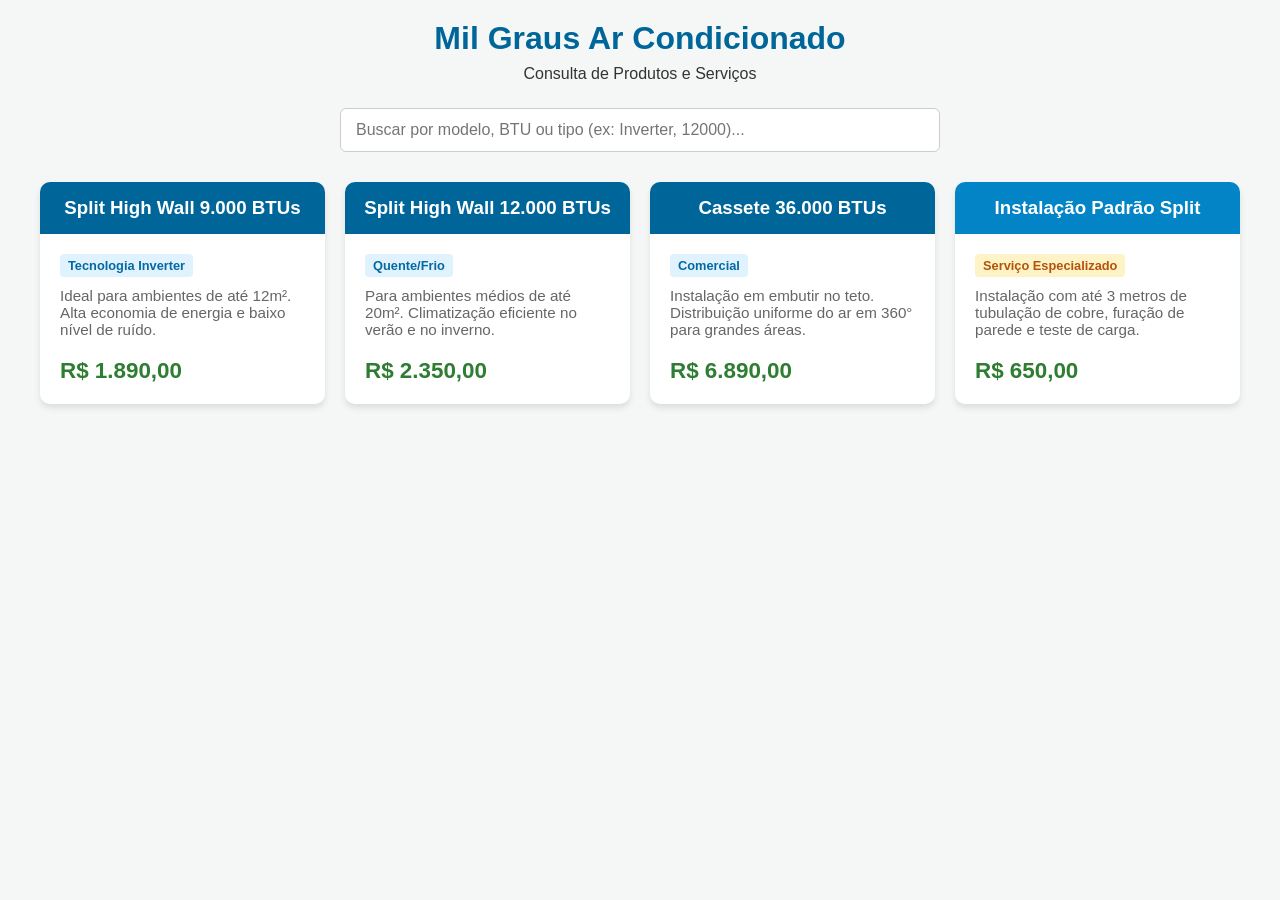
<file: produtos.html>
<!DOCTYPE html>
<html lang="pt-BR">
<head>
  <meta charset="UTF-8">
  <meta name="viewport" content="width=device-width, initial-scale=1.0">
  <title>Mil Graus Ar Condicionado - Produtos</title>
  <link rel="stylesheet" href="css/produtos.css">
</head>
<body>

  <header>
    <h1>Mil Graus Ar Condicionado</h1>
    <p>Consulta de Produtos e Serviços</p>
  </header>

  <div class="search-box">
    <input type="text" id="inputBusca" placeholder="Buscar por modelo, BTU ou tipo (ex: Inverter, 12000)...">
  </div>

  <div class="grid-produtos" id="listaProdutos">
    <!-- Card 1 -->
    <div class="card-produto" data-nome="Split High Wall Inverter 9000 BTUs Frio">
      <div class="card-header">
        <h3>Split High Wall 9.000 BTUs</h3>
      </div>
      <div class="card-body">
        <div>
          <span class="badge">Tecnologia Inverter</span>
          <p>Ideal para ambientes de até 12m². Alta economia de energia e baixo nível de ruído.</p>
        </div>
        <div class="preco">R$ 1.890,00</div>
      </div>
    </div>

    <!-- Card 2 -->
    <div class="card-produto" data-nome="Split High Wall Inverter 12000 BTUs Quente Frio">
      <div class="card-header">
        <h3>Split High Wall 12.000 BTUs</h3>
      </div>
      <div class="card-body">
        <div>
          <span class="badge">Quente/Frio</span>
          <p>Para ambientes médios de até 20m². Climatização eficiente no verão e no inverno.</p>
        </div>
        <div class="preco">R$ 2.350,00</div>
      </div>
    </div>

    <!-- Card 3 -->
    <div class="card-produto" data-nome="Ar Condicionado Cassete 36000 BTUs Inverter">
      <div class="card-header">
        <h3>Cassete 36.000 BTUs</h3>
      </div>
      <div class="card-body">
        <div>
          <span class="badge">Comercial</span>
          <p>Instalação em embutir no teto. Distribuição uniforme do ar em 360° para grandes áreas.</p>
        </div>
        <div class="preco">R$ 6.890,00</div>
      </div>
    </div>

    <!-- Card 4 -->
    <div class="card-produto" data-nome="Serviço Instalação de Ar Condicionado Split">
      <div class="card-header card-header-servico">
        <h3>Instalação Padrão Split</h3>
      </div>
      <div class="card-body">
        <div>
          <span class="badge badge-servico">Serviço Especializado</span>
          <p>Instalação com até 3 metros de tubulação de cobre, furação de parede e teste de carga.</p>
        </div>
        <div class="preco">R$ 650,00</div>
      </div>
    </div>
  </div>

  <script src="js/produtos.js"></script>
</body>
</html>
</file>
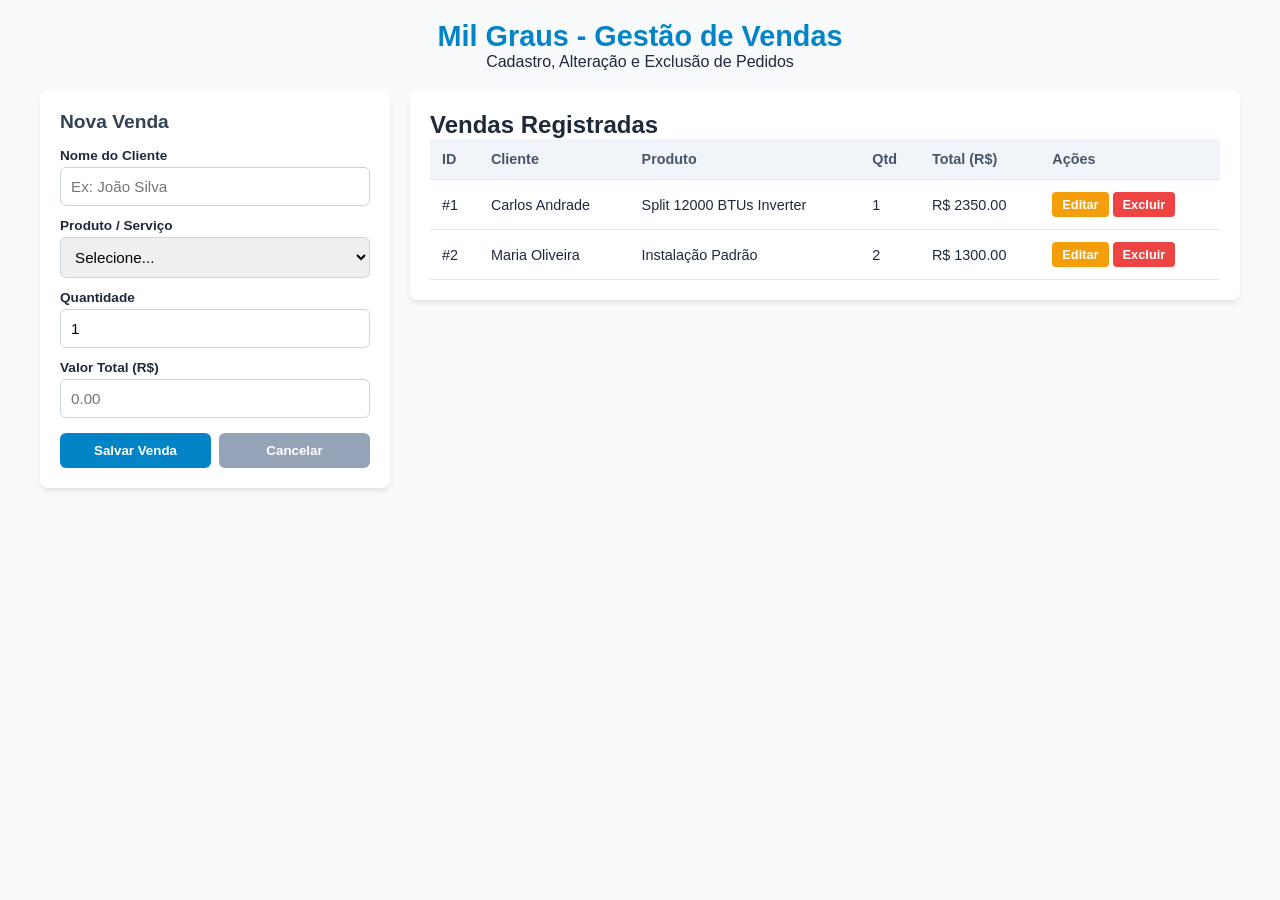
<file: vendas.html>
<!DOCTYPE html>
<html lang="pt-BR">
<head>
  <meta charset="UTF-8">
  <meta name="viewport" content="width=device-width, initial-scale=1.0">
  <title>Painel do Vendedor - Mil Graus Ar Condicionado</title>
  <link rel="stylesheet" href="css/vendas.css">
</head>
<body>

  <div class="header-painel">
    <h1>Mil Graus - Gestão de Vendas</h1>
    <p>Cadastro, Alteração e Exclusão de Pedidos</p>
  </div>

  <div class="layout">
    <!-- Formulário para Inserir / Editar -->
    <div class="form-container">
      <h2 id="formTitle">Nova Venda</h2>
      <form id="vendaForm">
        <input type="hidden" id="vendaId">
        
        <div class="form-group">
          <label for="cliente">Nome do Cliente</label>
          <input type="text" id="cliente" required placeholder="Ex: João Silva">
        </div>

        <div class="form-group">
          <label for="produto">Produto / Serviço</label>
          <select id="produto" required>
            <option value="">Selecione...</option>
            <option value="Split 9000 BTUs Inverter">Split 9000 BTUs Inverter</option>
            <option value="Split 12000 BTUs Inverter">Split 12000 BTUs Inverter</option>
            <option value="Cassete 36000 BTUs">Cassete 36000 BTUs</option>
            <option value="Instalação Padrão">Instalação Padrão</option>
            <option value="Manutenção Preventiva">Manutenção Preventiva</option>
          </select>
        </div>

        <div class="form-group">
          <label for="qtd">Quantidade</label>
          <input type="number" id="qtd" min="1" value="1" required>
        </div>

        <div class="form-group">
          <label for="valor">Valor Total (R$)</label>
          <input type="number" step="0.01" id="valor" placeholder="0.00" required>
        </div>

        <div class="btn-group">
          <button type="submit" class="btn-salvar">Salvar Venda</button>
          <button type="button" class="btn-limpar" id="btnCancelar">Cancelar</button>
        </div>
      </form>
    </div>

    <!-- Tabela de Vendas -->
    <div class="table-container">
      <h2>Vendas Registradas</h2>
      <table id="tabelaVendas">
        <thead>
          <tr>
            <th>ID</th>
            <th>Cliente</th>
            <th>Produto</th>
            <th>Qtd</th>
            <th>Total (R$)</th>
            <th>Ações</th>
          </tr>
        </thead>
        <tbody id="corpoTabela">
          <!-- Linhas geradas dinamicamente -->
        </tbody>
      </table>
    </div>
  </div>

  <script src="js/vendas.js"></script>
</body>
</html>
</file>
<file: css/style.css>
/* ===== Identidade visual (103.05): tons de azul, estilo tecnológico =====
   Para trocar as cores do site inteiro, mude só as variáveis abaixo. */
:root {
    --azul: #0b5cff;
    --azul-escuro: #07183a;
    --azul-claro: #66b3ff;
    --texto: #1b2433;
    --texto-claro: #5b6578;
    --fundo-claro: #f3f7fb;
    --branco: #ffffff;
    --raio: 14px;
}

/* ===== Base ===== */
* { box-sizing: border-box; margin: 0; padding: 0; }
html { scroll-behavior: smooth; scroll-padding-top: 80px; }
body { font-family: 'Poppins', sans-serif; color: var(--texto); line-height: 1.6; background: var(--branco); }
a { text-decoration: none; color: inherit; }
ul, ol { list-style: none; }
.container { width: 100%; max-width: 1100px; margin: 0 auto; padding: 0 20px; }
.container-estreito { max-width: 760px; }

/* ===== Botões ===== */
.botao {
    display: inline-block; padding: 13px 26px; border-radius: 10px;
    background: var(--azul);
    color: var(--branco); font-family: inherit; font-size: .9rem; font-weight: 600; border: 0; cursor: pointer;
    transition: transform .2s, box-shadow .2s;
}
.botao:hover { transform: translateY(-2px); box-shadow: 0 8px 22px rgba(11, 92, 255, .35); }
.botao-pequeno { padding: 8px 18px; }
.botao-contorno { background: transparent; border: 2px solid rgba(255, 255, 255, .5); }
.botao-claro { background: var(--branco); color: var(--azul-escuro); }

/* ===== Topo ===== */
.topo { position: fixed; top: 0; left: 0; right: 0; z-index: 10; background: rgba(255, 255, 255, .96); backdrop-filter: blur(8px); border-bottom: 1px solid #e1e8f2; transition: background-color .2s, border-color .2s; }
.topo-conteudo { display: flex; align-items: center; justify-content: space-between; height: 68px; }
.logo { display: inline-flex; flex-direction: column; flex-shrink: 0; font-size: 1.4rem; font-weight: 700; line-height: 1.15; color: var(--branco); }
.logo-complemento { margin-top: 3px; font-size: .7rem; font-weight: 500; letter-spacing: .04em; color: var(--azul-claro); }
.topo .logo { color: var(--azul-escuro); }
.topo .logo-complemento { color: var(--azul); }
.menu { display: flex; align-items: center; gap: 20px; color: var(--azul-escuro); font-size: .85rem; }
.menu a:hover { color: var(--azul); }
.menu .botao { color: var(--branco); }
.menu .botao:hover { color: var(--branco); }
.menu-botao { display: none; background: none; border: 0; cursor: pointer; padding: 8px; }
.menu-botao span { display: block; width: 24px; height: 2px; margin: 5px 0; background: var(--azul-escuro); }
.topo-sobre-hero { background: transparent; backdrop-filter: none; border-bottom-color: rgba(255, 255, 255, .14); }
.topo-sobre-hero .logo, .topo-sobre-hero .menu:not(.aberto) { color: var(--branco); }
.topo-sobre-hero .logo-complemento, .topo-sobre-hero .menu:not(.aberto) a:hover { color: var(--azul-claro); }
.topo-sobre-hero .menu:not(.aberto) .botao:hover { color: var(--branco); }
.topo-sobre-hero .menu-botao span { background: var(--branco); }
.topo-sobre-hero a:focus-visible, .topo-sobre-hero button:focus-visible { outline-color: var(--azul-claro); }
a:focus-visible, button:focus-visible { outline: 3px solid var(--azul); outline-offset: 4px; }

/* ===== Hero: fotografia ao fundo e identidade visual original ===== */
.hero { position: relative; isolation: isolate; overflow: hidden; color: var(--branco); background: #06101d; }
.hero::before { content: ""; position: absolute; z-index: -2; inset: 0; background: linear-gradient(180deg, rgba(3, 10, 19, .65), transparent 160px), linear-gradient(90deg, rgba(3, 10, 19, .96), rgba(3, 10, 19, .82) 42%, rgba(3, 10, 19, .34) 80%), linear-gradient(0deg, rgba(3, 10, 19, .75), transparent 65%); }
.hero::after { content: ""; position: absolute; z-index: -1; inset: 0; pointer-events: none; background: repeating-linear-gradient(90deg, transparent 0, transparent calc(25% - 1px), rgba(255, 255, 255, .035) calc(25% - 1px), rgba(255, 255, 255, .035) 25%); }
.hero-conteudo { min-height: min(928px, 100svh); display: flex; align-items: center; padding-top: 132px; padding-bottom: 64px; }
.hero-texto { min-width: 0; max-width: 560px; }
.hero .etiqueta { margin-bottom: 22px; color: #c5d3df; font-size: .63rem; letter-spacing: .06em; }
.hero .etiqueta::before { width: 7px; height: 7px; background: var(--azul-claro); }
.hero h1 { margin-bottom: 22px; font-size: clamp(2rem, 3.2vw, 2.85rem); font-weight: 600; line-height: 1.18; letter-spacing: -.04em; text-wrap: balance; }
.hero h1 em { font-style: normal; color: var(--azul-claro); }
.hero-descricao { max-width: 490px; margin-bottom: 28px; color: #c6d0dc; font-size: .9rem; line-height: 1.85; }
.hero a:focus-visible { outline: 3px solid var(--azul-claro); outline-offset: 4px; }
.hero-botoes { display: flex; flex-wrap: wrap; align-items: center; gap: 22px; }
.hero .hero-orcamento { display: inline-flex; align-items: center; justify-content: center; gap: 9px; min-height: 52px; padding: 16px 22px; border-radius: 3px; background: var(--azul); color: var(--branco); font-size: .75rem; font-weight: 700; letter-spacing: .025em; text-transform: uppercase; }
.hero-orcamento svg { width: 19px; height: 19px; flex-shrink: 0; }
.hero .hero-orcamento:hover { background: #084bd6; box-shadow: 0 8px 24px rgba(11, 92, 255, .3); }
.hero-link { display: inline-flex; align-items: center; gap: 12px; min-height: 44px; color: var(--branco); font-size: .8rem; font-weight: 500; }
.hero-link:hover { color: var(--azul-claro); }
.hero-servicos { display: flex; flex-wrap: wrap; justify-content: space-between; gap: 12px; margin-top: 28px; padding-top: 22px; border-top: 1px solid rgba(255, 255, 255, .2); }
.hero-servicos li { display: inline-flex; align-items: center; gap: 7px; color: #c6d0dc; font-size: .7rem; }
.hero-servicos li span { display: grid; place-items: center; width: 14px; height: 14px; border: 1px solid var(--azul-claro); border-radius: 50%; color: var(--azul-claro); font-size: .55rem; }
.hero-cobertura { display: flex; align-items: center; gap: 8px; width: fit-content; max-width: 100%; margin-top: 22px; color: #c6d0dc; font-size: .68rem; }
.hero-cobertura svg { width: 17px; height: 17px; flex-shrink: 0; color: var(--azul-claro); }
.hero-cobertura:hover { color: var(--azul-claro); }
.hero-foto { position: absolute; inset: 0; z-index: -3; display: block; width: 100%; height: 100%; object-fit: cover; object-position: 65% 45%; transform: scaleX(-1); filter: saturate(.65); }

.etiqueta {
    display: inline-flex; align-items: center; gap: 10px; margin-bottom: 18px;
    font-size: .65rem; font-weight: 600; letter-spacing: .1em; text-transform: uppercase; color: var(--azul-claro);
}
.etiqueta::before { content: ""; width: 20px; height: 2px; flex-shrink: 0; background: currentColor; }

/* ===== Seções ===== */
.secao { padding: 80px 0; }
.secao-clara { background: var(--fundo-claro); }
.secao-escura { background: var(--azul-escuro); color: var(--branco); }
.titulo-secao { max-width: 780px; font-size: clamp(1.8rem, 3vw, 2.6rem); font-weight: 600; letter-spacing: -.04em; line-height: 1.18; margin-bottom: 14px; color: var(--azul-escuro); }
.subtitulo-secao { max-width: 680px; color: var(--texto-claro); margin-bottom: 36px; font-size: .95rem; }
.secao-escura .titulo-secao { color: var(--branco); }
.secao-escura .titulo-secao em { color: var(--azul-claro); }
.secao-escura .subtitulo-secao { color: #9fb0cc; }
.link-detalhe { display: inline-flex; align-items: center; gap: 12px; margin-top: 24px; color: var(--azul); font-size: .85rem; font-weight: 600; }
.link-detalhe:hover { text-decoration: underline; text-underline-offset: 4px; }

/* ===== Cobertura: uma rota da capital ao interior ===== */
.cobertura { background: var(--fundo-claro); border-bottom: 1px solid #e1e8f2; }
.cobertura-cabecalho { display: flex; align-items: flex-end; justify-content: space-between; gap: 32px; }
.cobertura-cabecalho > div { flex: 1; min-width: 0; }
.cobertura-cabecalho .titulo-secao { margin-bottom: 0; font-size: clamp(1.7rem, 3vw, 2.4rem); }
.cobertura-cabecalho > p { max-width: 280px; color: var(--texto-claro); font-size: .88rem; line-height: 1.8; }
.cobertura-rotas { position: relative; display: grid; grid-template-columns: repeat(3, minmax(0, 1fr)); margin-top: 36px; border: 1px solid #dce5f0; border-radius: 18px; background: var(--branco); }
.cobertura-rotas::before { content: ""; position: absolute; top: 52px; left: 52px; right: 52px; border-top: 1px dashed #9cbce8; }
.cobertura-rotas li { min-width: 0; }
.cobertura-regiao { position: relative; display: flex; flex-direction: column; align-items: flex-start; height: 100%; padding: 24px; border-radius: 17px; }
.cobertura-regiao:focus-visible { outline-offset: -4px; }
.cobertura-icone { position: relative; display: grid; place-items: center; width: 56px; height: 56px; margin-bottom: 24px; border: 1px solid #d1e2fc; border-radius: 14px; background: #edf4ff; color: var(--azul); }
.cobertura-icone svg { width: 34px; height: 34px; }
.cobertura-indice { color: var(--texto-claro); font-size: .63rem; font-weight: 500; letter-spacing: .07em; text-transform: uppercase; }
.cobertura-regiao h3 { margin: 6px 0 10px; color: var(--azul-escuro); font-size: 1.15rem; font-weight: 600; letter-spacing: -.025em; }
.cobertura-regiao p { margin-bottom: 22px; color: var(--texto-claro); font-size: .83rem; line-height: 1.8; }
.cobertura-acao { display: inline-flex; align-items: center; gap: 16px; margin-top: auto; color: var(--azul); font-size: .78rem; font-weight: 600; }
.cobertura-regiao:hover .cobertura-icone { background: var(--azul); border-color: var(--azul); color: var(--branco); }
.cobertura-regiao:hover .cobertura-acao { text-decoration: underline; text-underline-offset: 4px; }
.cobertura-nota { max-width: 760px; margin-top: 20px; color: var(--texto-claro); font-size: .76rem; line-height: 1.8; }

.grade { display: grid; grid-template-columns: repeat(4, 1fr); gap: 20px; }
.cartao {
    padding: 26px; border-radius: 18px; background: var(--branco);
    border: 1px solid #e1e8f2; transition: transform .2s, box-shadow .2s;
}
.cartao:hover { transform: translateY(-4px); box-shadow: 0 12px 28px rgba(11, 92, 255, .12); }
.cartao:target { border-color: var(--azul); background: #f3f8ff; }
.cartao h3 { margin: 14px 0 8px; font-size: 1.1rem; }
.cartao p { color: var(--texto-claro); font-size: .93rem; }
.icone {
    width: 48px; height: 48px; display: grid; place-items: center; color: var(--azul);
    border-radius: 12px; background: #edf4ff;
}
.icone svg { width: 26px; height: 26px; }

.equipamentos { margin-top: 36px; padding-top: 28px; border-top: 1px solid #e1e8f2; }
.equipamentos h3 { color: var(--azul-escuro); font-size: 1.1rem; font-weight: 600; letter-spacing: -.02em; }
.equipamentos-lista { display: grid; grid-template-columns: repeat(4, minmax(0, 1fr)); gap: 24px; margin-top: 20px; }
.equipamentos-lista > div { min-width: 0; padding-left: 14px; border-left: 2px solid var(--azul); }
.equipamentos-lista dt { margin-bottom: 6px; color: var(--azul-escuro); font-size: .9rem; font-weight: 600; }
.equipamentos-lista dd { color: var(--texto-claro); font-size: .8rem; line-height: 1.7; }
.equipamentos-consulta { margin-top: 22px; color: var(--texto-claro); font-size: .8rem; }
.equipamentos-consulta a { color: var(--azul); font-weight: 500; text-decoration: underline; text-underline-offset: 3px; }

.passos { display: grid; grid-template-columns: repeat(4, 1fr); gap: 20px; }
.passos li { padding: 24px; border-radius: var(--raio); background: rgba(255, 255, 255, .06); border: 1px solid rgba(255, 255, 255, .12); }
.passos h3 { margin: 12px 0 6px; font-size: 1.05rem; }
.passos p { color: #b4c1d8; font-size: .92rem; }
.passo-numero {
    display: grid; place-items: center; width: 38px; height: 38px; border-radius: 50%;
    background: linear-gradient(135deg, var(--azul), #0848cc); font-weight: 700;
}

.duas-colunas { display: grid; grid-template-columns: 1fr 1fr; gap: 50px; align-items: center; }
.duas-colunas p { color: var(--texto-claro); margin-bottom: 18px; }
.lista-check li { padding: 14px 0 14px 38px; position: relative; border-bottom: 1px solid #e1e8f2; }
.lista-check li::before {
    content: "✓"; position: absolute; left: 0; top: 13px; width: 26px; height: 26px;
    display: grid; place-items: center; border-radius: 50%; font-size: .85rem; font-weight: 700;
    background: var(--azul); color: var(--branco);
}
.sobre-imagem { position: relative; overflow: hidden; border-radius: 24px; background: var(--azul-escuro); }
.sobre-imagem img { display: block; width: 100%; height: auto; aspect-ratio: 4 / 4.2; object-fit: cover; }
.sobre-imagem figcaption { position: absolute; inset: auto 0 0; padding: 70px 24px 24px; color: var(--branco); font-size: .85rem; background: linear-gradient(transparent, rgba(7, 24, 58, .9)); }
.sobre-diferenciais { display: grid; gap: 10px; margin: 22px 0; font-size: .85rem; }
.sobre-diferenciais li { display: flex; align-items: baseline; gap: 10px; }
.sobre-diferenciais li::before { content: "✓"; color: var(--azul); font-weight: 700; }
.duas-colunas .sobre-regiao { padding-top: 18px; margin-bottom: 0; border-top: 1px solid #e1e8f2; font-size: .8rem; }
.sobre-regiao a, #duvidas details a { color: var(--azul); text-decoration: underline; text-underline-offset: 3px; }
#manutencao { background: var(--fundo-claro); }

/* ===== Dúvidas ===== */
details { border: 1px solid #e1e8f2; border-radius: 12px; padding: 16px 20px; margin-top: 14px; }
summary { cursor: pointer; font-weight: 600; }
details p { margin-top: 10px; color: var(--texto-claro); }

/* ===== Contato ===== */
.contato { color: var(--branco); text-align: center; background: linear-gradient(120deg, var(--azul), #0848cc); }
.contato h2 { font-size: 2rem; margin-bottom: 8px; }
.contato p { margin-bottom: 24px; }

/* ===== Rodapé ===== */
.rodape { background: var(--azul-escuro); color: #b4c1d8; padding: 40px 0 20px; font-size: .92rem; }
.rodape-conteudo { display: flex; flex-wrap: wrap; justify-content: space-between; gap: 24px; }
.rodape-credito { text-align: center; margin-top: 30px; font-size: .8rem; color: #7f8fae; }
.rodape-regioes { display: inline-block; margin-top: 8px; color: #c4d7f2; font-size: .75rem; }
.rodape-regioes:hover { text-decoration: underline; text-underline-offset: 4px; }

/* ===== Botão fixo do WhatsApp ===== */
.whatsapp-fixo {
    position: fixed; right: 18px; bottom: 18px; z-index: 20; display: grid; place-items: center;
    width: 58px; height: 58px; border-radius: 50%; background: #128c4a; color: var(--branco);
    box-shadow: 0 6px 18px rgba(0, 0, 0, .25);
}
.whatsapp-fixo svg { display: block; width: 32px; height: 32px; }
.whatsapp-fixo:hover { background: #0d753e; }
.whatsapp-fixo:focus-visible { outline: 3px solid #128c4a; outline-offset: 4px; }

/* ===== Celular e tablet ===== */
@media (max-width: 980px) {
    .menu-botao { display: block; }
    .menu { display: none; position: absolute; top: 68px; left: 0; right: 0; flex-direction: column; padding: 24px; background: var(--branco); border-bottom: 1px solid #e1e8f2; box-shadow: 0 12px 20px rgba(7, 24, 58, .06); }
    .menu.aberto { display: flex; }
}
@media (max-width: 860px) {
    .duas-colunas { grid-template-columns: 1fr; }
    .hero-conteudo { min-height: auto; padding-top: 120px; padding-bottom: 48px; }
    .hero h1 { font-size: clamp(2rem, 5vw, 2.85rem); }
    .hero-descricao { max-width: 520px; }
    .hero::before { background: linear-gradient(180deg, rgba(3, 10, 19, .65), transparent 120px), linear-gradient(90deg, rgba(3, 10, 19, .94), rgba(3, 10, 19, .65)), linear-gradient(0deg, rgba(3, 10, 19, .8), transparent); }
    .grade, .passos { grid-template-columns: repeat(2, 1fr); }
    .equipamentos-lista { grid-template-columns: repeat(2, minmax(0, 1fr)); gap: 24px 16px; }
    .cobertura-cabecalho { display: block; }
    .cobertura-cabecalho > p { max-width: 560px; margin-top: 20px; }
    .cobertura-regiao { padding: 24px 18px; }
    .cobertura-regiao h3 { font-size: 1rem; }
}
@media (max-width: 680px) {
    .cobertura-rotas { grid-template-columns: 1fr; }
    .cobertura-rotas::before { top: 52px; bottom: 52px; left: 46px; right: auto; border-top: 0; border-left: 1px dashed #9cbce8; }
    .cobertura-regiao { padding: 24px 20px 24px 92px; }
    .cobertura-icone { position: absolute; top: 24px; left: 18px; margin-bottom: 0; }
    .cobertura-regiao p { margin-bottom: 14px; }
    .cobertura-regiao h3 { font-size: 1.1rem; }
}
@media (max-width: 520px) {
    .hero-conteudo { padding-top: 108px; padding-bottom: 36px; }
    .hero h1 { font-size: clamp(1.8rem, 7vw, 2.3rem); }
    .hero .etiqueta { font-size: .57rem; letter-spacing: .035em; }
    .hero-descricao { font-size: .85rem; }
    .hero-botoes { align-items: stretch; flex-direction: column; gap: 10px; }
    .hero-servicos { gap: 12px; }
    .hero-servicos li { font-size: .65rem; }
    .hero-cobertura { font-size: .63rem; }
    .grade, .passos { grid-template-columns: 1fr; }
    .secao { padding: 56px 0; }
}
@media (prefers-reduced-motion: reduce) {
    html { scroll-behavior: auto; }
    .topo { transition: none; }
    .hero .botao { transition: none; }
    .hero .botao:hover { transform: none; }
}

/* ===== Calculadora ===== */
.etiqueta-azul { color: var(--azul); border-color: var(--azul); }
.titulo-secao em { font-style: normal; color: var(--azul); }
.calculadora { display: grid; grid-template-columns: 1.1fr 1fr; gap: 28px; align-items: start; }
.calculadora-campos { display: grid; gap: 26px; }
.controle-topo { display: flex; justify-content: space-between; align-items: baseline; }
.controle-topo label { color: var(--texto-claro); }
.controle-topo output { font-size: 1.6rem; font-weight: 600; font-variant-numeric: tabular-nums; }
.controle-limites { display: flex; justify-content: space-between; font-size: .75rem; color: var(--texto-claro); }

/* Controle deslizante */
input[type="range"] { -webkit-appearance: none; appearance: none; width: 100%; height: 6px; margin: 16px 0 8px; border-radius: 99px; background: linear-gradient(90deg, var(--azul) var(--preenchimento, 30%), #d8e0ec var(--preenchimento, 30%)); cursor: pointer; }
input[type="range"]::-webkit-slider-thumb { -webkit-appearance: none; width: 24px; height: 24px; border-radius: 50%; background: var(--azul); border: 4px solid var(--branco); box-shadow: 0 2px 8px rgba(11, 92, 255, .5); }
input[type="range"]::-moz-range-thumb { width: 18px; height: 18px; border-radius: 50%; background: var(--azul); border: 4px solid var(--branco); box-shadow: 0 2px 8px rgba(11, 92, 255, .5); }
input[type="range"]:focus-visible { outline: 3px solid rgba(11, 92, 255, .35); outline-offset: 6px; }

.opcao-sol { display: flex; align-items: center; gap: 12px; padding: 14px 16px; border: 1px solid #d8e0ec; border-radius: 12px; background: var(--branco); cursor: pointer; }
.opcao-sol input { width: 20px; height: 20px; accent-color: var(--azul); }

.comparacao { display: grid; gap: 12px; }
.comparacao-linha { display: flex; justify-content: space-between; align-items: center; gap: 12px; padding: 16px 20px; border-radius: 12px; background: #e9eef6; border: 1px solid #d8e0ec; }
.comparacao-linha small { display: block; font-size: .78rem; color: var(--texto-claro); }
.comparacao-destaque { background: #dcecff; border-color: #9ec4ff; }
.comparacao-valor { font-weight: 600; font-variant-numeric: tabular-nums; color: var(--azul); white-space: nowrap; }
.comparacao-chute { color: #c0392b; }

.calculadora-resultado {
    padding: 30px; border-radius: 20px; color: var(--branco);
    background: radial-gradient(circle at 85% 5%, rgba(11, 92, 255, .35), transparent 50%), var(--azul-escuro);
}
.resultado-rotulo { font-size: .75rem; letter-spacing: 3px; text-transform: uppercase; color: var(--azul-claro); }
.resultado-legenda { color: #9fb0cc; font-size: .9rem; margin-top: 18px; }
.calculadora-resultado #resultadoBtu { display: block; font-size: 3rem; line-height: 1.15; font-variant-numeric: tabular-nums; }
.calculadora-resultado #resultadoTexto { color: #c3cde0; font-size: .92rem; min-height: 1.4em; margin: 8px 0 18px; }
.resultado-numeros { display: grid; grid-template-columns: 1fr 1fr; gap: 14px; padding: 18px 0; margin-bottom: 20px; border-top: 1px solid rgba(255, 255, 255, .15); }
.resultado-numeros small { display: block; color: #9fb0cc; font-size: .78rem; }
.resultado-numeros b { font-variant-numeric: tabular-nums; }
.calculadora-resultado .botao { display: block; text-align: center; }
.resultado-aviso { display: block; margin-top: 14px; text-align: center; font-size: .75rem; color: #9fb0cc; }

/* ===== Tabela comparativa ===== */
.tabela-rolagem { overflow-x: auto; border: 1px solid #e1e8f2; border-radius: var(--raio); }
.tabela { width: 100%; border-collapse: collapse; min-width: 520px; }
.tabela th, .tabela td { padding: 14px 18px; text-align: left; border-bottom: 1px solid #e1e8f2; }
.tabela thead th { background: var(--azul-escuro); color: var(--branco); }
.tabela thead th:nth-child(2) { color: var(--azul-claro); }
.tabela tbody tr:last-child td { border-bottom: 0; }
.tabela tbody td:first-child { font-weight: 600; }
.tabela tbody tr:nth-child(even) { background: var(--fundo-claro); }

/* ===== Galeria ===== */
.galeria-carrossel { min-width: 0; }
.galeria {
    --galeria-colunas: 3;
    display: grid; grid-auto-flow: column; grid-auto-columns: calc((100% - 48px) / 3); gap: 24px;
    overflow-x: auto; overscroll-behavior-x: contain; scroll-snap-type: x mandatory; scroll-behavior: smooth;
    border-radius: var(--raio); scrollbar-width: thin; scrollbar-color: #b9cce6 var(--fundo-claro);
}
.galeria-carrossel.ativo .galeria { scrollbar-width: none; }
.galeria-carrossel.ativo .galeria::-webkit-scrollbar { display: none; }
.galeria:focus-visible { outline: 3px solid var(--azul); outline-offset: 5px; }
.galeria-cartao { scroll-snap-align: start; min-width: 0; overflow: hidden; border: 1px solid #e1e8f2; border-radius: var(--raio); background: var(--branco); }
.galeria-link { position: relative; display: block; overflow: hidden; background: #dce5ef; }
.galeria-link img { display: block; width: 100%; height: auto; aspect-ratio: 4 / 3; object-fit: cover; transition: transform .3s; }
.galeria-link:hover img { transform: scale(1.04); }
.galeria-link:focus-visible { outline: 3px solid var(--azul); outline-offset: -3px; }
.galeria-ampliar {
    position: absolute; right: 12px; bottom: 12px; padding: 5px 10px; border-radius: 999px;
    background: rgba(7, 24, 58, .9); color: var(--branco); font-size: .72rem; font-weight: 500;
}
.galeria-cartao figcaption { display: grid; gap: 4px; padding: 18px 20px 20px; }
.galeria-categoria { color: var(--azul); font-size: .7rem; font-weight: 600; letter-spacing: .06em; text-transform: uppercase; }
.galeria-legenda { font-size: .9rem; font-weight: 500; line-height: 1.45; }
.galeria-controles { display: flex; justify-content: space-between; align-items: center; gap: 16px; margin-top: 24px; }
.galeria-controles[hidden] { display: none; }
.galeria-posicao { color: var(--texto-claro); font-size: .8rem; font-variant-numeric: tabular-nums; }
.galeria-setas { display: flex; gap: 10px; }
.galeria-seta {
    display: grid; place-items: center; width: 48px; height: 48px; border: 1px solid #b9cce6; border-radius: 50%;
    background: var(--branco); color: var(--azul); font-size: 1.5rem; cursor: pointer;
}
.galeria-seta:hover:not(:disabled) { background: var(--azul); border-color: var(--azul); color: var(--branco); }
.galeria-seta:focus-visible { outline: 3px solid var(--azul); outline-offset: 4px; }
.galeria-seta:disabled { opacity: .35; cursor: default; }
.galeria-dica { margin-top: 16px; color: var(--texto-claro); font-size: .8rem; }

/* Foto inteira, sem o recorte das miniaturas. O dialog cuida do foco e da tecla Esc. */
.galeria-visualizador {
    position: fixed; inset: 0; margin: auto; padding: 0; width: min(1000px, calc(100% - 32px)); max-width: none;
    max-height: calc(100dvh - 32px); border: 1px solid #34445e; border-radius: 18px;
    background: var(--azul-escuro); color: var(--branco); overflow: auto;
}
.galeria-visualizador::backdrop { background: rgba(3, 12, 29, .88); }
body.foto-aberta { overflow: hidden; }
.visualizador-conteudo { padding: 16px; }
.visualizador-topo, .visualizador-rodape { display: flex; align-items: center; justify-content: space-between; gap: 16px; }
.visualizador-topo { margin-bottom: 12px; color: #c3cde0; font-size: .8rem; }
#fotoAmpliada { display: block; width: 100%; height: min(65dvh, 720px); object-fit: contain; background: #041127; border-radius: 8px; }
.visualizador-rodape { margin-top: 12px; }
#fotoLegenda { margin: 0; color: var(--branco); text-align: center; font-size: .9rem; }
.visualizador-botao {
    display: grid; place-items: center; flex-shrink: 0; width: 44px; height: 44px; padding: 0; border: 1px solid #64748d;
    border-radius: 50%; background: transparent; color: var(--branco); font-size: 1.5rem; cursor: pointer;
}
.visualizador-botao:hover { background: #1b3458; }
.visualizador-botao:focus-visible { outline: 3px solid var(--azul-claro); outline-offset: 3px; }
@media (prefers-reduced-motion: reduce) {
    .galeria { scroll-behavior: auto; }
    .galeria-link img { transition: none; }
    .galeria-link:hover img { transform: none; }
}

/* ===== Formulário de contato ===== */
.contato-descricao { max-width: 660px; margin-right: auto; margin-left: auto; }
.form-contato { display: grid; grid-template-columns: repeat(2, minmax(0, 1fr)); align-items: end; gap: 18px; max-width: 800px; margin: 30px auto 22px; }
.form-campo { display: grid; gap: 8px; min-width: 0; text-align: left; }
.form-campo label { font-size: .8rem; font-weight: 500; }
.form-contato input, .form-contato select { width: 100%; min-width: 0; min-height: 54px; padding: 14px 16px; border-radius: 10px; margin-top: 0; border: 0; background: var(--branco); color: var(--texto); font: inherit; font-size: .85rem; }
.form-contato input::placeholder { color: var(--texto-claro); opacity: 1; }
.form-contato input:focus-visible, .form-contato select:focus-visible { outline: 3px solid var(--azul-escuro); outline-offset: 3px; }
.form-contato .botao { min-height: 54px; }
.link-secundario { text-decoration: underline; font-size: .9rem; }
.visualmente-oculto { position: absolute; width: 1px; height: 1px; overflow: hidden; clip: rect(0 0 0 0); }
.rodape-aviso { max-width: 1100px; margin: 24px auto 0; padding: 0 20px; font-size: .8rem; color: #7f8fae; }

@media (max-width: 860px) {
    .galeria { --galeria-colunas: 2; grid-auto-columns: calc((100% - 24px) / 2); }
    .calculadora { grid-template-columns: 1fr; }
}
@media (max-width: 520px) {
    .form-contato { grid-template-columns: 1fr; }
    .galeria { --galeria-colunas: 1; grid-auto-columns: 100%; }
}
</file>
<file: css/produtos.css>
* {
  box-sizing: border-box;
  margin: 0;
  padding: 0;
  font-family: 'Segoe UI', Tahoma, Geneva, Verdana, sans-serif;
}

body {
  background-color: #f4f7f6;
  color: #333;
  padding: 20px;
}

header {
  text-align: center;
  margin-bottom: 25px;
}

header h1 {
  color: #006699;
  font-size: 2rem;
  margin-bottom: 8px;
}

.search-box {
  max-width: 600px;
  margin: 0 auto 30px auto;
  display: flex;
  gap: 10px;
}

.search-box input {
  flex: 1;
  padding: 12px 15px;
  border: 1px solid #ccc;
  border-radius: 6px;
  font-size: 1rem;
}

.grid-produtos {
  display: grid;
  grid-template-columns: repeat(auto-fit, minmax(280px, 1fr));
  gap: 20px;
  max-width: 1200px;
  margin: 0 auto;
}

.card-produto {
  background: #fff;
  border-radius: 10px;
  box-shadow: 0 4px 6px rgba(0,0,0,0.1);
  overflow: hidden;
  display: flex;
  flex-direction: column;
  transition: transform 0.2s;
}

.card-produto:hover {
  transform: translateY(-5px);
}

.card-header {
  background: #006699;
  color: white;
  padding: 15px;
  text-align: center;
}

.card-header-servico {
  background: #0284c7;
}

.card-body {
  padding: 20px;
  flex: 1;
  display: flex;
  flex-direction: column;
  justify-content: space-between;
}

.card-body p {
  margin-bottom: 10px;
  color: #666;
  font-size: 0.95rem;
}

.preco {
  font-size: 1.4rem;
  color: #2e7d32;
  font-weight: bold;
  margin-top: 10px;
}

.badge {
  display: inline-block;
  padding: 4px 8px;
  background: #e0f2fe;
  color: #0369a1;
  border-radius: 4px;
  font-size: 0.8rem;
  font-weight: bold;
  margin-bottom: 10px;
}

.badge-servico {
  background: #fef3c7;
  color: #b45309;
}

@media (max-width: 480px) {
  body {
    padding: 10px;
  }
  header h1 {
    font-size: 1.5rem;
  }
}
</file>
<file: css/vendas.css>
* {
  box-sizing: border-box;
  margin: 0;
  padding: 0;
  font-family: 'Segoe UI', Tahoma, Geneva, Verdana, sans-serif;
}

body {
  background-color: #f8fafc;
  padding: 20px;
  color: #1e293b;
}

.header-painel {
  text-align: center;
  margin-bottom: 20px;
}

.header-painel h1 {
  color: #0284c7;
  font-size: 1.8rem;
}

.layout {
  display: flex;
  flex-direction: column;
  gap: 20px;
  max-width: 1200px;
  margin: 0 auto;
}

@media (min-width: 900px) {
  .layout {
    display: grid;
    grid-template-columns: 350px 1fr;
    align-items: start;
  }
}

/* Formulário */
.form-container {
  background: white;
  padding: 20px;
  border-radius: 8px;
  box-shadow: 0 4px 6px -1px rgba(0, 0, 0, 0.1);
}

.form-container h2 {
  font-size: 1.2rem;
  margin-bottom: 15px;
  color: #334155;
}

.form-group {
  margin-bottom: 12px;
}

.form-group label {
  display: block;
  font-size: 0.85rem;
  font-weight: 600;
  margin-bottom: 4px;
}

.form-group input,
.form-group select {
  width: 100%;
  padding: 10px;
  border: 1px solid #cbd5e1;
  border-radius: 6px;
  font-size: 0.95rem;
}

.btn-group {
  display: flex;
  gap: 8px;
  margin-top: 15px;
}

button {
  flex: 1;
  padding: 10px;
  border: none;
  border-radius: 6px;
  font-weight: bold;
  cursor: pointer;
  transition: background 0.2s;
}

.btn-salvar {
  background: #0284c7;
  color: white;
}

.btn-salvar:hover {
  background: #0369a1;
}

.btn-limpar {
  background: #94a3b8;
  color: white;
}

.btn-limpar:hover {
  background: #64748b;
}

/* Tabela Responsiva */
.table-container {
  background: white;
  padding: 20px;
  border-radius: 8px;
  box-shadow: 0 4px 6px -1px rgba(0, 0, 0, 0.1);
  overflow-x: auto;
}

table {
  width: 100%;
  border-collapse: collapse;
  text-align: left;
  min-width: 550px;
}

th, td {
  padding: 12px;
  border-bottom: 1px solid #e2e8f0;
  font-size: 0.9rem;
}

th {
  background: #f1f5f9;
  color: #475569;
}

.btn-acao {
  padding: 5px 10px;
  font-size: 0.8rem;
  border-radius: 4px;
  width: auto;
}

.btn-editar {
  background: #f59e0b;
  color: white;
}

.btn-editar:hover {
  background: #d97706;
}

.btn-excluir {
  background: #ef4444;
  color: white;
}

.btn-excluir:hover {
  background: #dc2626;
}
</file>
